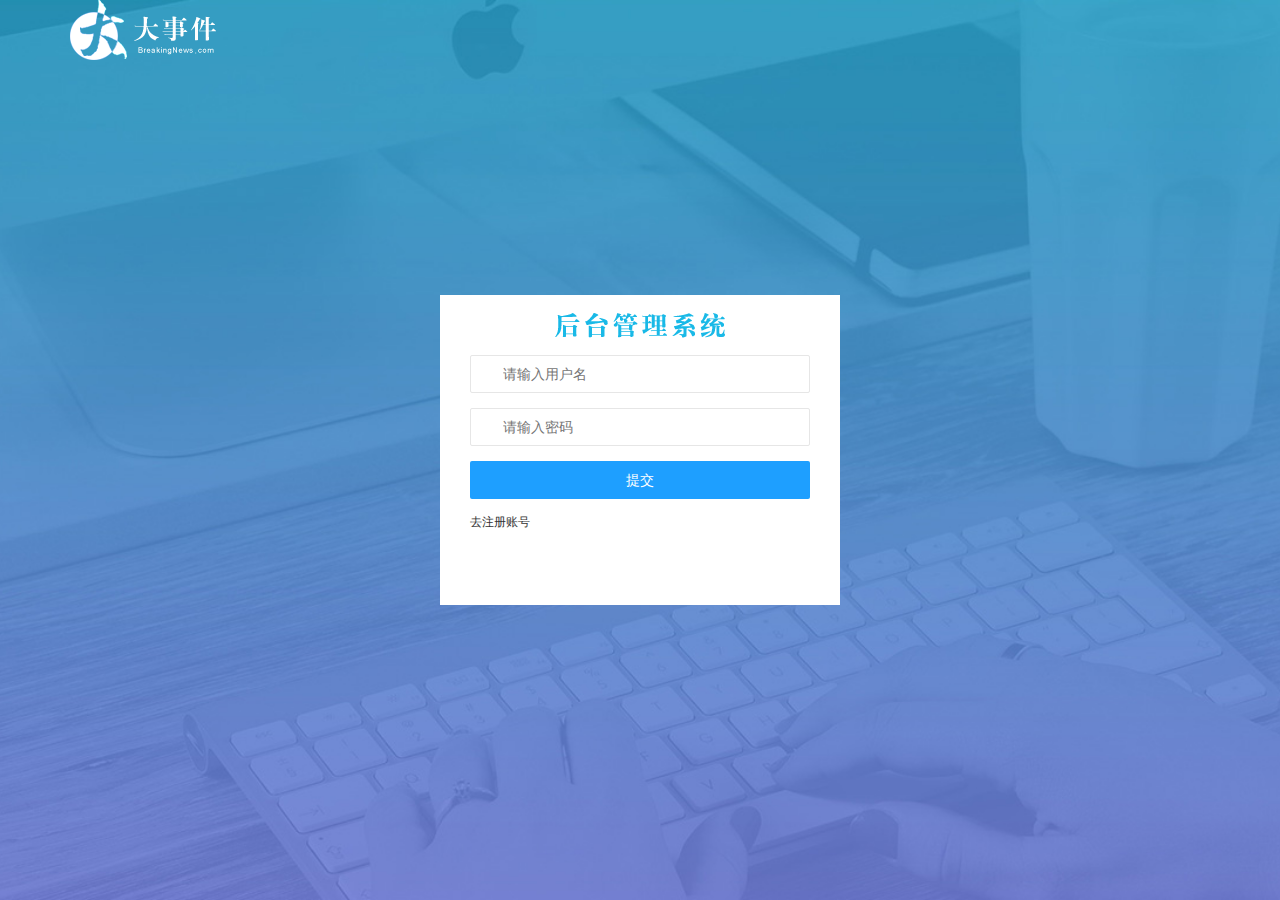
<file: login.html>
<!DOCTYPE html>
<html lang="en">
<head>
  <meta charset="UTF-8">
  <meta http-equiv="X-UA-Compatible" content="IE=edge">
  <meta name="viewport" content="width=device-width, initial-scale=1.0">
  <title>Document</title>
  <!-- layui-css -->
  <link rel="stylesheet" href="/assets/lib/layui/css/layui.css">
  <!-- 自己的css -->
  <link rel="stylesheet" href="/assets/css/login.css">
</head>
<body>

   <!-- 头部的 Logo 区域 -->
   <div class="layui-main">
    <img src="/assets/images/logo.png" alt="" />
  </div>

  <!-- 登录注册区域 -->
<div class="loginAndRegBox">
  <div class="title-box"></div>
  <!-- 登录的div -->
  <div class="login-box">
    <form class="layui-form" action=""id='form_login'>
      <div class="layui-form-item">
      
          <input type="text" name="username" required  lay-verify="required|username" placeholder="请输入用户名" autocomplete="off" class="layui-input">
        </div>
        <div class="layui-form-item">
          <input type="password" name="password" required  lay-verify="required|pwd" placeholder="请输入密码" autocomplete="off" class="layui-input">
        </div>

        <div class="layui-form-item">
          <button class="layui-btn  layui-btn-fluid layui-btn-normal" lay-submit >提交</button>
          </div>
          <div class="layui-form-item  links">
            <a href="javascript:;"id="link_reg">去注册账号</a>
          </div>
     
      </form>
  </div>

  <!-- 注册的div -->
  <div class="reg-box">
    <form class="layui-form" action=""id='form_reg' >
      <div class="layui-form-item">
      
          <input type="text" name="username" required  lay-verify="required" placeholder="请输入用户名" autocomplete="off" class="layui-input">
        </div>
        <div class="layui-form-item">
          <input type="password" name="password" required  lay-verify="required|pwd" placeholder="请输入密码" autocomplete="off" class="layui-input">
        </div>
        <div class="layui-form-item">
          <input type="password" name="repassword" required  lay-verify="required|repwd" placeholder="请再次输入密码" autocomplete="off" class="layui-input">
        </div>

        <div class="layui-form-item">
          <button class="layui-btn  layui-btn-fluid layui-btn-normal" lay-submit >注册</button>
          </div>
          <div class="layui-form-item  links">
            <a href="javascript:;"id="link_login">登录</a>
          </div>
     
      </form>
  </div>
</div>
  <script src="/assets/lib/layui/layui.all.js"></script>
  <script src="/assets/lib/jquery.js"></script>
  <script src="/assets/js/baseAPI.js"></script>
  <script src="/assets/js/login.js"></script>
</body>
</html>
</file>
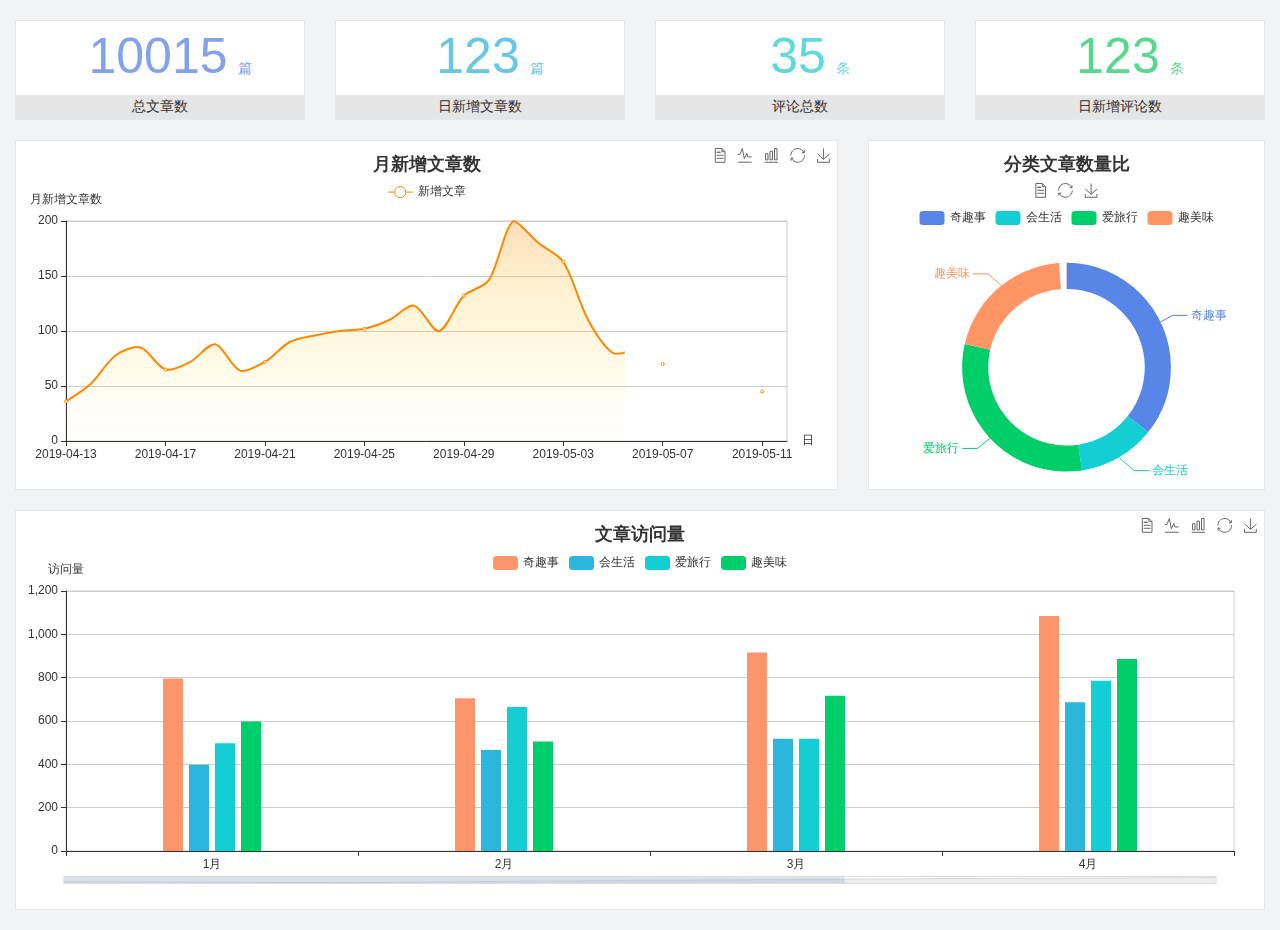
<file: home/dashboard.html>
<!DOCTYPE html>
<html lang="en">

<head>
  <meta charset="UTF-8">
  <meta name="viewport" content="width=device-width, initial-scale=1.0">
  <meta http-equiv="X-UA-Compatible" content="ie=edge">
  <title>图表统计</title>
  <link rel="stylesheet" href="../../assets/lib/bootstrap.css" />
  <link rel="stylesheet" href="../../assets/lib/main.css" />
  <script src="../../assets/lib/jquery.js"></script>
  <script type="text/javascript" src="../../assets/lib/echarts.min.js"></script>
</head>

<body>
  <div class="container-fluid">
    <div class="row spannel_list">
      <div class="col-sm-3 col-xs-6">
        <div class="spannel">
          <em>10015</em><span>篇</span>
          <b>总文章数</b>
        </div>
      </div>
      <div class="col-sm-3 col-xs-6">
        <div class="spannel scolor01">
          <em>123</em><span>篇</span>
          <b>日新增文章数</b>
        </div>
      </div>
      <div class="col-sm-3 col-xs-6">
        <div class="spannel scolor02">
          <em>35</em><span>条</span>
          <b>评论总数</b>
        </div>
      </div>
      <div class="col-sm-3 col-xs-6">
        <div class="spannel scolor03">
          <em>123</em><span>条</span>
          <b>日新增评论数</b>
        </div>
      </div>
    </div>
  </div>

  <div class="container-fluid">
    <div class="row curve-pie">
      <div class="col-lg-8 col-md-8">
        <div class="gragh_pannel" id="curve_show"></div>
      </div>
      <div class="col-lg-4 col-md-4">
        <div class="gragh_pannel" id="pie_show"></div>
      </div>
    </div>
  </div>

  <div class="container-fluid">
    <div class="column_pannel" id="column_show"></div>
  </div>

  <script>
    var oChart = echarts.init(document.getElementById('curve_show'));
    var aList_all = [
      { 'count': 36, 'date': '2019-04-13' },
      { 'count': 52, 'date': '2019-04-14' },
      { 'count': 78, 'date': '2019-04-15' },
      { 'count': 85, 'date': '2019-04-16' },
      { 'count': 65, 'date': '2019-04-17' },
      { 'count': 72, 'date': '2019-04-18' },
      { 'count': 88, 'date': '2019-04-19' },
      { 'count': 64, 'date': '2019-04-20' },
      { 'count': 72, 'date': '2019-04-21' },
      { 'count': 90, 'date': '2019-04-22' },
      { 'count': 96, 'date': '2019-04-23' },
      { 'count': 100, 'date': '2019-04-24' },
      { 'count': 102, 'date': '2019-04-25' },
      { 'count': 110, 'date': '2019-04-26' },
      { 'count': 123, 'date': '2019-04-27' },
      { 'count': 100, 'date': '2019-04-28' },
      { 'count': 132, 'date': '2019-04-29' },
      { 'count': 146, 'date': '2019-04-30' },
      { 'count': 200, 'date': '2019-05-01' },
      { 'count': 180, 'date': '2019-05-02' },
      { 'count': 163, 'date': '2019-05-03' },
      { 'count': 110, 'date': '2019-05-04' },
      { 'count': 80, 'date': '2019-05-05' },
      { 'count': 82, 'date': '2019-05-06' },
      { 'count': 70, 'date': '2019-05-07' },
      { 'count': 65, 'date': '2019-05-08' },
      { 'count': 54, 'date': '2019-05-09' },
      { 'count': 40, 'date': '2019-05-10' },
      { 'count': 45, 'date': '2019-05-11' },
      { 'count': 38, 'date': '2019-05-12' },
    ];

    let aCount = [];
    let aDate = [];

    for (var i = 0; i < aList_all.length; i++) {
      aCount.push(aList_all[i].count);
      aDate.push(aList_all[i].date);
    }

    var chartopt = {
      title: {
        text: '月新增文章数',
        left: 'center',
        top: '10'
      },
      tooltip: {
        trigger: 'axis'
      },
      legend: {
        data: ['新增文章'],
        top: '40'
      },
      toolbox: {
        show: true,
        feature: {
          mark: { show: true },
          dataView: { show: true, readOnly: false },
          magicType: { show: true, type: ['line', 'bar'] },
          restore: { show: true },
          saveAsImage: { show: true }
        }
      },
      calculable: true,
      xAxis: [
        {
          name: '日',
          type: 'category',
          boundaryGap: false,
          data: aDate
        }
      ],
      yAxis: [
        {
          name: '月新增文章数',
          type: 'value'
        }
      ],
      series: [
        {
          name: '新增文章',
          type: 'line',
          smooth: true,
          itemStyle: { normal: { areaStyle: { type: 'default' }, color: '#f80' }, lineStyle: { color: '#f80' } },
          data: aCount
        }],
      areaStyle: {
        normal: {
          color: new echarts.graphic.LinearGradient(0, 0, 0, 1, [{
            offset: 0,
            color: 'rgba(255,136,0,0.39)'
          }, {
            offset: .34,
            color: 'rgba(255,180,0,0.25)'
          }, {
            offset: 1,
            color: 'rgba(255,222,0,0.00)'
          }])

        }
      },
      grid: {
        show: true,
        x: 50,
        x2: 50,
        y: 80,
        height: 220
      }
    };

    oChart.setOption(chartopt);


    var oPie = echarts.init(document.getElementById('pie_show'));
    var oPieopt =
    {
      title: {
        top: 10,
        text: '分类文章数量比',
        x: 'center'
      },
      tooltip: {
        trigger: 'item',
        formatter: "{a} <br/>{b} : {c} ({d}%)"
      },
      color: ['#5885e8', '#13cfd5', '#00ce68', '#ff9565'],
      legend: {
        x: 'center',
        top: 65,
        data: ['奇趣事', '会生活', '爱旅行', '趣美味']
      },
      toolbox: {
        show: true,
        x: 'center',
        top: 35,
        feature: {
          mark: { show: true },
          dataView: { show: true, readOnly: false },
          magicType: {
            show: true,
            type: ['pie', 'funnel'],
            option: {
              funnel: {
                x: '25%',
                width: '50%',
                funnelAlign: 'left',
                max: 1548
              }
            }
          },
          restore: { show: true },
          saveAsImage: { show: true }
        }
      },
      calculable: true,
      series: [
        {
          name: '访问来源',
          type: 'pie',
          radius: ['45%', '60%'],
          center: ['50%', '65%'],
          data: [
            { value: 300, name: '奇趣事' },
            { value: 100, name: '会生活' },
            { value: 260, name: '爱旅行' },
            { value: 180, name: '趣美味' }
          ]
        }
      ]
    };
    oPie.setOption(oPieopt);



    var oColumn = this.echarts.init(document.getElementById('column_show'));
    var oColumnopt =
    {
      title: {
        text: '文章访问量',
        left: 'center',
        top: '10'
      },
      tooltip: {
        trigger: 'axis'
      },
      legend: {
        data: ['奇趣事', '会生活', '爱旅行', '趣美味'],
        top: '40'
      },
      toolbox: {
        show: true,
        feature: {
          mark: { show: true },
          dataView: { show: true, readOnly: false },
          magicType: { show: true, type: ['line', 'bar'] },
          restore: { show: true },
          saveAsImage: { show: true }
        }
      },
      calculable: true,
      xAxis: [
        {
          type: 'category',
          data: ['1月', '2月', '3月', '4月', '5月']
        }
      ],
      yAxis: [
        {
          name: '访问量',
          type: 'value'
        }
      ],
      series: [
        {
          name: '奇趣事',
          type: 'bar',
          barWidth: 20,
          itemStyle: {
            normal: { areaStyle: { type: 'default' }, color: '#fd956a' }
          },
          data: [800, 708, 920, 1090, 1200]
        },
        {
          name: '会生活',
          type: 'bar',
          barWidth: 20,
          itemStyle: {
            normal: { areaStyle: { type: 'default' }, color: '#2bb6db' }
          },
          data: [400, 468, 520, 690, 800]
        },
        {
          name: '爱旅行',
          type: 'bar',
          barWidth: 20,
          itemStyle: {
            normal: { areaStyle: { type: 'default' }, color: '#13cfd5' }
          },
          data: [500, 668, 520, 790, 900]
        },
        {
          name: '趣美味',
          type: 'bar',
          barWidth: 20,
          itemStyle: {
            normal: { areaStyle: { type: 'default' }, color: '#00ce68' }
          },
          data: [600, 508, 720, 890, 1000]
        }
      ],
      grid: {
        show: true,
        x: 50,
        x2: 30,
        y: 80,
        height: 260
      },
      dataZoom: [//给x轴设置滚动条
        {
          start: 0,//默认为0
          end: 100 - 1000 / 31,//默认为100
          type: 'slider',
          show: true,
          xAxisIndex: [0],
          handleSize: 0,//滑动条的 左右2个滑动条的大小
          height: 8,//组件高度
          left: 45, //左边的距离
          right: 50,//右边的距离
          bottom: 26,//右边的距离
          handleColor: '#ddd',//h滑动图标的颜色
          handleStyle: {
            borderColor: "#cacaca",
            borderWidth: "1",
            shadowBlur: 2,
            background: "#ddd",
            shadowColor: "#ddd",
          }
        }]
    };
    oColumn.setOption(oColumnopt);
  </script>
</body>

</html>
</file>
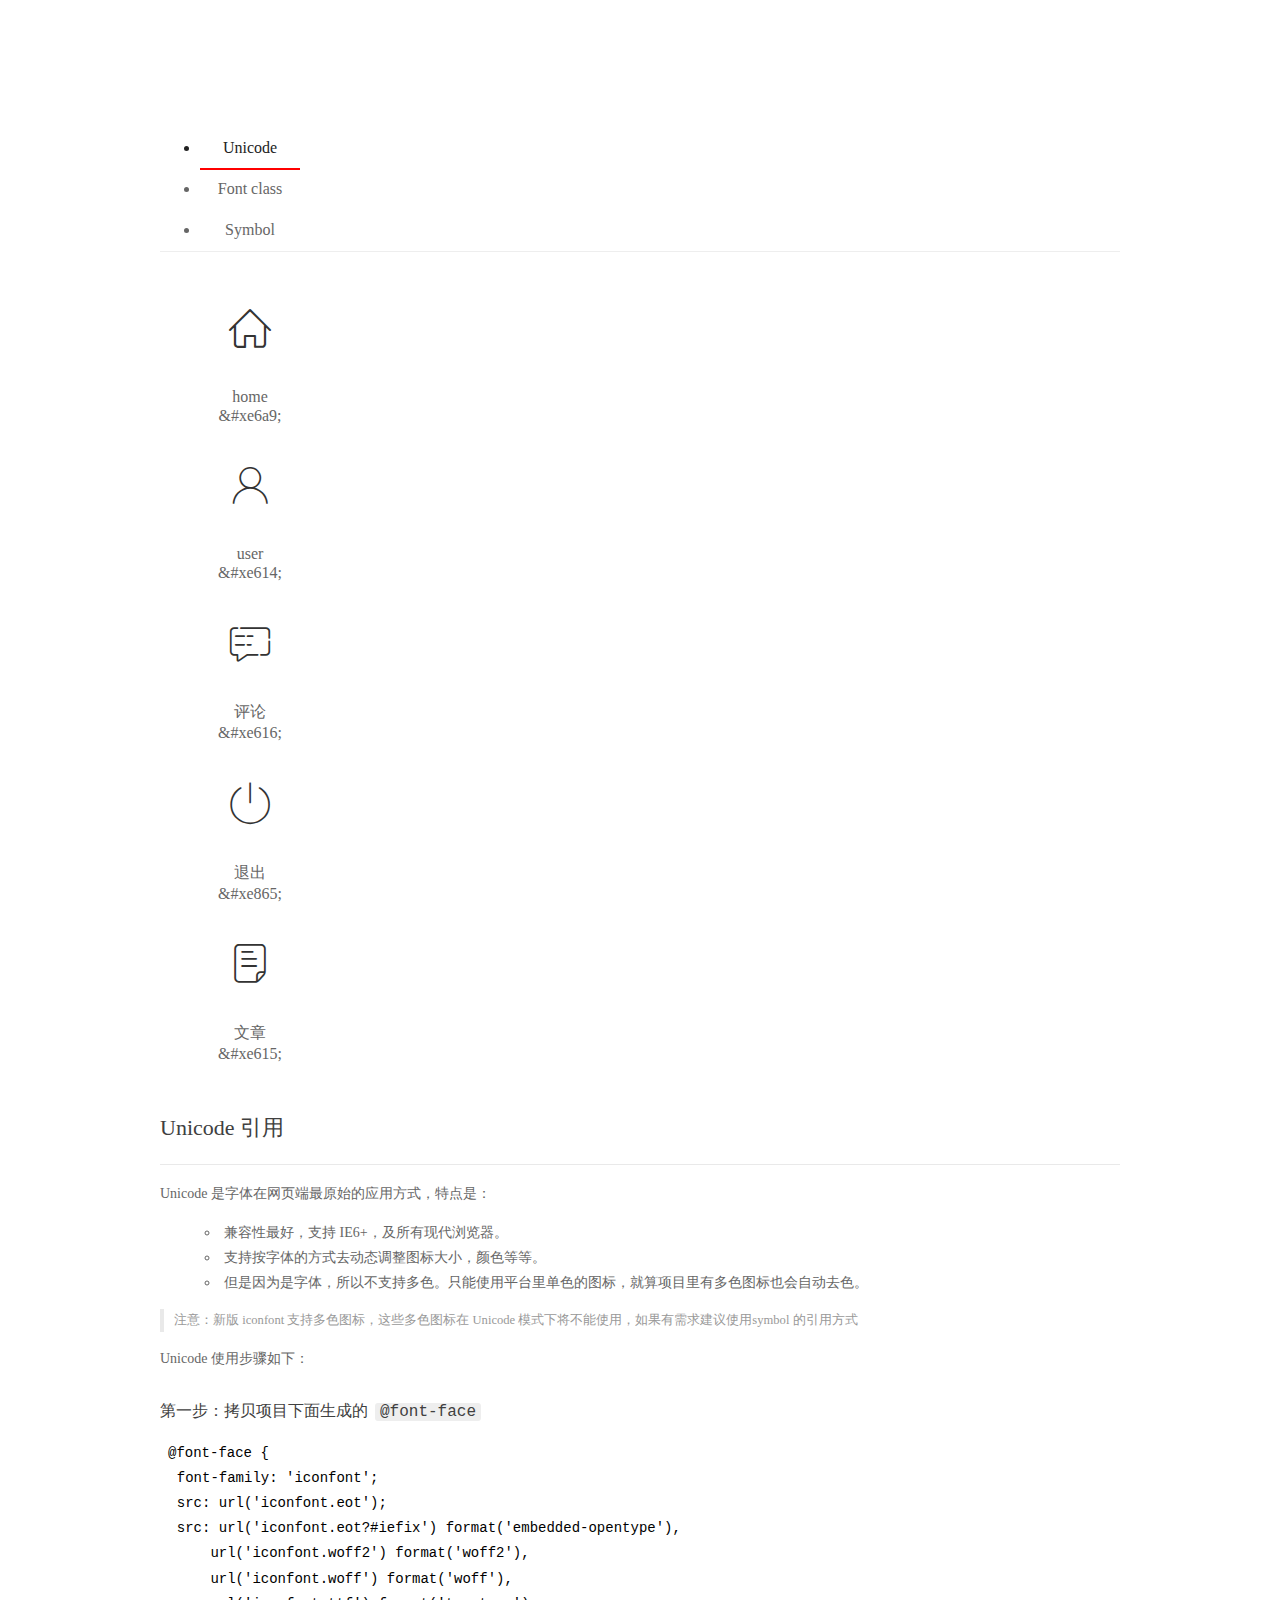
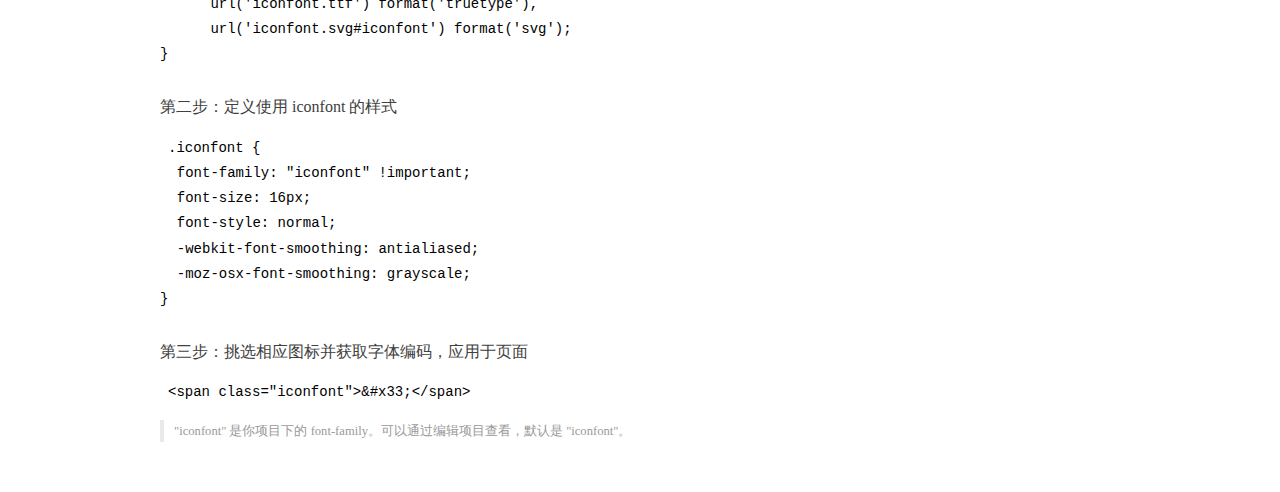
<file: assets/fonts/demo_index.html>
<!DOCTYPE html>
<html>
<head>
  <meta charset="utf-8"/>
  <title>IconFont Demo</title>
  <link rel="shortcut icon" href="https://gtms04.alicdn.com/tps/i4/TB1_oz6GVXXXXaFXpXXJDFnIXXX-64-64.ico" type="image/x-icon"/>
  <link rel="stylesheet" href="https://g.alicdn.com/thx/cube/1.3.2/cube.min.css">
  <link rel="stylesheet" href="demo.css">
  <link rel="stylesheet" href="iconfont.css">
  <script src="iconfont.js"></script>
  <!-- jQuery -->
  <script src="https://a1.alicdn.com/oss/uploads/2018/12/26/7bfddb60-08e8-11e9-9b04-53e73bb6408b.js"></script>
  <!-- 代码高亮 -->
  <script src="https://a1.alicdn.com/oss/uploads/2018/12/26/a3f714d0-08e6-11e9-8a15-ebf944d7534c.js"></script>
</head>
<body>
  <div class="main">
    <h1 class="logo"><a href="https://www.iconfont.cn/" title="iconfont 首页" target="_blank">&#xe86b;</a></h1>
    <div class="nav-tabs">
      <ul id="tabs" class="dib-box">
        <li class="dib active"><span>Unicode</span></li>
        <li class="dib"><span>Font class</span></li>
        <li class="dib"><span>Symbol</span></li>
      </ul>
      
    </div>
    <div class="tab-container">
      <div class="content unicode" style="display: block;">
          <ul class="icon_lists dib-box">
          
            <li class="dib">
              <span class="icon iconfont">&#xe6a9;</span>
                <div class="name">home</div>
                <div class="code-name">&amp;#xe6a9;</div>
              </li>
          
            <li class="dib">
              <span class="icon iconfont">&#xe614;</span>
                <div class="name">user</div>
                <div class="code-name">&amp;#xe614;</div>
              </li>
          
            <li class="dib">
              <span class="icon iconfont">&#xe616;</span>
                <div class="name">评论</div>
                <div class="code-name">&amp;#xe616;</div>
              </li>
          
            <li class="dib">
              <span class="icon iconfont">&#xe865;</span>
                <div class="name">退出</div>
                <div class="code-name">&amp;#xe865;</div>
              </li>
          
            <li class="dib">
              <span class="icon iconfont">&#xe615;</span>
                <div class="name">文章</div>
                <div class="code-name">&amp;#xe615;</div>
              </li>
          
          </ul>
          <div class="article markdown">
          <h2 id="unicode-">Unicode 引用</h2>
          <hr>

          <p>Unicode 是字体在网页端最原始的应用方式，特点是：</p>
          <ul>
            <li>兼容性最好，支持 IE6+，及所有现代浏览器。</li>
            <li>支持按字体的方式去动态调整图标大小，颜色等等。</li>
            <li>但是因为是字体，所以不支持多色。只能使用平台里单色的图标，就算项目里有多色图标也会自动去色。</li>
          </ul>
          <blockquote>
            <p>注意：新版 iconfont 支持多色图标，这些多色图标在 Unicode 模式下将不能使用，如果有需求建议使用symbol 的引用方式</p>
          </blockquote>
          <p>Unicode 使用步骤如下：</p>
          <h3 id="-font-face">第一步：拷贝项目下面生成的 <code>@font-face</code></h3>
<pre><code class="language-css"
>@font-face {
  font-family: 'iconfont';
  src: url('iconfont.eot');
  src: url('iconfont.eot?#iefix') format('embedded-opentype'),
      url('iconfont.woff2') format('woff2'),
      url('iconfont.woff') format('woff'),
      url('iconfont.ttf') format('truetype'),
      url('iconfont.svg#iconfont') format('svg');
}
</code></pre>
          <h3 id="-iconfont-">第二步：定义使用 iconfont 的样式</h3>
<pre><code class="language-css"
>.iconfont {
  font-family: "iconfont" !important;
  font-size: 16px;
  font-style: normal;
  -webkit-font-smoothing: antialiased;
  -moz-osx-font-smoothing: grayscale;
}
</code></pre>
          <h3 id="-">第三步：挑选相应图标并获取字体编码，应用于页面</h3>
<pre>
<code class="language-html"
>&lt;span class="iconfont"&gt;&amp;#x33;&lt;/span&gt;
</code></pre>
          <blockquote>
            <p>"iconfont" 是你项目下的 font-family。可以通过编辑项目查看，默认是 "iconfont"。</p>
          </blockquote>
          </div>
      </div>
      <div class="content font-class">
        <ul class="icon_lists dib-box">
          
          <li class="dib">
            <span class="icon iconfont icon-home"></span>
            <div class="name">
              home
            </div>
            <div class="code-name">.icon-home
            </div>
          </li>
          
          <li class="dib">
            <span class="icon iconfont icon-user"></span>
            <div class="name">
              user
            </div>
            <div class="code-name">.icon-user
            </div>
          </li>
          
          <li class="dib">
            <span class="icon iconfont icon-pinglun"></span>
            <div class="name">
              评论
            </div>
            <div class="code-name">.icon-pinglun
            </div>
          </li>
          
          <li class="dib">
            <span class="icon iconfont icon-tuichu"></span>
            <div class="name">
              退出
            </div>
            <div class="code-name">.icon-tuichu
            </div>
          </li>
          
          <li class="dib">
            <span class="icon iconfont icon-16"></span>
            <div class="name">
              文章
            </div>
            <div class="code-name">.icon-16
            </div>
          </li>
          
        </ul>
        <div class="article markdown">
        <h2 id="font-class-">font-class 引用</h2>
        <hr>

        <p>font-class 是 Unicode 使用方式的一种变种，主要是解决 Unicode 书写不直观，语意不明确的问题。</p>
        <p>与 Unicode 使用方式相比，具有如下特点：</p>
        <ul>
          <li>兼容性良好，支持 IE8+，及所有现代浏览器。</li>
          <li>相比于 Unicode 语意明确，书写更直观。可以很容易分辨这个 icon 是什么。</li>
          <li>因为使用 class 来定义图标，所以当要替换图标时，只需要修改 class 里面的 Unicode 引用。</li>
          <li>不过因为本质上还是使用的字体，所以多色图标还是不支持的。</li>
        </ul>
        <p>使用步骤如下：</p>
        <h3 id="-fontclass-">第一步：引入项目下面生成的 fontclass 代码：</h3>
<pre><code class="language-html">&lt;link rel="stylesheet" href="./iconfont.css"&gt;
</code></pre>
        <h3 id="-">第二步：挑选相应图标并获取类名，应用于页面：</h3>
<pre><code class="language-html">&lt;span class="iconfont icon-xxx"&gt;&lt;/span&gt;
</code></pre>
        <blockquote>
          <p>"
            iconfont" 是你项目下的 font-family。可以通过编辑项目查看，默认是 "iconfont"。</p>
        </blockquote>
      </div>
      </div>
      <div class="content symbol">
          <ul class="icon_lists dib-box">
          
            <li class="dib">
                <svg class="icon svg-icon" aria-hidden="true">
                  <use xlink:href="#icon-home"></use>
                </svg>
                <div class="name">home</div>
                <div class="code-name">#icon-home</div>
            </li>
          
            <li class="dib">
                <svg class="icon svg-icon" aria-hidden="true">
                  <use xlink:href="#icon-user"></use>
                </svg>
                <div class="name">user</div>
                <div class="code-name">#icon-user</div>
            </li>
          
            <li class="dib">
                <svg class="icon svg-icon" aria-hidden="true">
                  <use xlink:href="#icon-pinglun"></use>
                </svg>
                <div class="name">评论</div>
                <div class="code-name">#icon-pinglun</div>
            </li>
          
            <li class="dib">
                <svg class="icon svg-icon" aria-hidden="true">
                  <use xlink:href="#icon-tuichu"></use>
                </svg>
                <div class="name">退出</div>
                <div class="code-name">#icon-tuichu</div>
            </li>
          
            <li class="dib">
                <svg class="icon svg-icon" aria-hidden="true">
                  <use xlink:href="#icon-16"></use>
                </svg>
                <div class="name">文章</div>
                <div class="code-name">#icon-16</div>
            </li>
          
          </ul>
          <div class="article markdown">
          <h2 id="symbol-">Symbol 引用</h2>
          <hr>

          <p>这是一种全新的使用方式，应该说这才是未来的主流，也是平台目前推荐的用法。相关介绍可以参考这篇<a href="">文章</a>
            这种用法其实是做了一个 SVG 的集合，与另外两种相比具有如下特点：</p>
          <ul>
            <li>支持多色图标了，不再受单色限制。</li>
            <li>通过一些技巧，支持像字体那样，通过 <code>font-size</code>, <code>color</code> 来调整样式。</li>
            <li>兼容性较差，支持 IE9+，及现代浏览器。</li>
            <li>浏览器渲染 SVG 的性能一般，还不如 png。</li>
          </ul>
          <p>使用步骤如下：</p>
          <h3 id="-symbol-">第一步：引入项目下面生成的 symbol 代码：</h3>
<pre><code class="language-html">&lt;script src="./iconfont.js"&gt;&lt;/script&gt;
</code></pre>
          <h3 id="-css-">第二步：加入通用 CSS 代码（引入一次就行）：</h3>
<pre><code class="language-html">&lt;style&gt;
.icon {
  width: 1em;
  height: 1em;
  vertical-align: -0.15em;
  fill: currentColor;
  overflow: hidden;
}
&lt;/style&gt;
</code></pre>
          <h3 id="-">第三步：挑选相应图标并获取类名，应用于页面：</h3>
<pre><code class="language-html">&lt;svg class="icon" aria-hidden="true"&gt;
  &lt;use xlink:href="#icon-xxx"&gt;&lt;/use&gt;
&lt;/svg&gt;
</code></pre>
          </div>
      </div>

    </div>
  </div>
  <script>
  $(document).ready(function () {
      $('.tab-container .content:first').show()

      $('#tabs li').click(function (e) {
        var tabContent = $('.tab-container .content')
        var index = $(this).index()

        if ($(this).hasClass('active')) {
          return
        } else {
          $('#tabs li').removeClass('active')
          $(this).addClass('active')

          tabContent.hide().eq(index).fadeIn()
        }
      })
    })
  </script>
</body>
</html>
</file>
<file: assets/lib/layui/css/layui.css>
/** layui-v2.5.5 MIT License By https://www.layui.com */
 .layui-inline,img{display:inline-block;vertical-align:middle}h1,h2,h3,h4,h5,h6{font-weight:400}.layui-edge,.layui-header,.layui-inline,.layui-main{position:relative}.layui-body,.layui-edge,.layui-elip{overflow:hidden}.layui-btn,.layui-edge,.layui-inline,img{vertical-align:middle}.layui-btn,.layui-disabled,.layui-icon,.layui-unselect{-moz-user-select:none;-webkit-user-select:none;-ms-user-select:none}.layui-elip,.layui-form-checkbox span,.layui-form-pane .layui-form-label{text-overflow:ellipsis;white-space:nowrap}.layui-breadcrumb,.layui-tree-btnGroup{visibility:hidden}blockquote,body,button,dd,div,dl,dt,form,h1,h2,h3,h4,h5,h6,input,li,ol,p,pre,td,textarea,th,ul{margin:0;padding:0;-webkit-tap-highlight-color:rgba(0,0,0,0)}a:active,a:hover{outline:0}img{border:none}li{list-style:none}table{border-collapse:collapse;border-spacing:0}h4,h5,h6{font-size:100%}button,input,optgroup,option,select,textarea{font-family:inherit;font-size:inherit;font-style:inherit;font-weight:inherit;outline:0}pre{white-space:pre-wrap;white-space:-moz-pre-wrap;white-space:-pre-wrap;white-space:-o-pre-wrap;word-wrap:break-word}body{line-height:24px;font:14px Helvetica Neue,Helvetica,PingFang SC,Tahoma,Arial,sans-serif}hr{height:1px;margin:10px 0;border:0;clear:both}a{color:#333;text-decoration:none}a:hover{color:#777}a cite{font-style:normal;*cursor:pointer}.layui-border-box,.layui-border-box *{box-sizing:border-box}.layui-box,.layui-box *{box-sizing:content-box}.layui-clear{clear:both;*zoom:1}.layui-clear:after{content:'\20';clear:both;*zoom:1;display:block;height:0}.layui-inline{*display:inline;*zoom:1}.layui-edge{display:inline-block;width:0;height:0;border-width:6px;border-style:dashed;border-color:transparent}.layui-edge-top{top:-4px;border-bottom-color:#999;border-bottom-style:solid}.layui-edge-right{border-left-color:#999;border-left-style:solid}.layui-edge-bottom{top:2px;border-top-color:#999;border-top-style:solid}.layui-edge-left{border-right-color:#999;border-right-style:solid}.layui-disabled,.layui-disabled:hover{color:#d2d2d2!important;cursor:not-allowed!important}.layui-circle{border-radius:100%}.layui-show{display:block!important}.layui-hide{display:none!important}@font-face{font-family:layui-icon;src:url(../font/iconfont.eot?v=250);src:url(../font/iconfont.eot?v=250#iefix) format('embedded-opentype'),url(../font/iconfont.woff2?v=250) format('woff2'),url(../font/iconfont.woff?v=250) format('woff'),url(../font/iconfont.ttf?v=250) format('truetype'),url(../font/iconfont.svg?v=250#layui-icon) format('svg')}.layui-icon{font-family:layui-icon!important;font-size:16px;font-style:normal;-webkit-font-smoothing:antialiased;-moz-osx-font-smoothing:grayscale}.layui-icon-reply-fill:before{content:"\e611"}.layui-icon-set-fill:before{content:"\e614"}.layui-icon-menu-fill:before{content:"\e60f"}.layui-icon-search:before{content:"\e615"}.layui-icon-share:before{content:"\e641"}.layui-icon-set-sm:before{content:"\e620"}.layui-icon-engine:before{content:"\e628"}.layui-icon-close:before{content:"\1006"}.layui-icon-close-fill:before{content:"\1007"}.layui-icon-chart-screen:before{content:"\e629"}.layui-icon-star:before{content:"\e600"}.layui-icon-circle-dot:before{content:"\e617"}.layui-icon-chat:before{content:"\e606"}.layui-icon-release:before{content:"\e609"}.layui-icon-list:before{content:"\e60a"}.layui-icon-chart:before{content:"\e62c"}.layui-icon-ok-circle:before{content:"\1005"}.layui-icon-layim-theme:before{content:"\e61b"}.layui-icon-table:before{content:"\e62d"}.layui-icon-right:before{content:"\e602"}.layui-icon-left:before{content:"\e603"}.layui-icon-cart-simple:before{content:"\e698"}.layui-icon-face-cry:before{content:"\e69c"}.layui-icon-face-smile:before{content:"\e6af"}.layui-icon-survey:before{content:"\e6b2"}.layui-icon-tree:before{content:"\e62e"}.layui-icon-upload-circle:before{content:"\e62f"}.layui-icon-add-circle:before{content:"\e61f"}.layui-icon-download-circle:before{content:"\e601"}.layui-icon-templeate-1:before{content:"\e630"}.layui-icon-util:before{content:"\e631"}.layui-icon-face-surprised:before{content:"\e664"}.layui-icon-edit:before{content:"\e642"}.layui-icon-speaker:before{content:"\e645"}.layui-icon-down:before{content:"\e61a"}.layui-icon-file:before{content:"\e621"}.layui-icon-layouts:before{content:"\e632"}.layui-icon-rate-half:before{content:"\e6c9"}.layui-icon-add-circle-fine:before{content:"\e608"}.layui-icon-prev-circle:before{content:"\e633"}.layui-icon-read:before{content:"\e705"}.layui-icon-404:before{content:"\e61c"}.layui-icon-carousel:before{content:"\e634"}.layui-icon-help:before{content:"\e607"}.layui-icon-code-circle:before{content:"\e635"}.layui-icon-water:before{content:"\e636"}.layui-icon-username:before{content:"\e66f"}.layui-icon-find-fill:before{content:"\e670"}.layui-icon-about:before{content:"\e60b"}.layui-icon-location:before{content:"\e715"}.layui-icon-up:before{content:"\e619"}.layui-icon-pause:before{content:"\e651"}.layui-icon-date:before{content:"\e637"}.layui-icon-layim-uploadfile:before{content:"\e61d"}.layui-icon-delete:before{content:"\e640"}.layui-icon-play:before{content:"\e652"}.layui-icon-top:before{content:"\e604"}.layui-icon-friends:before{content:"\e612"}.layui-icon-refresh-3:before{content:"\e9aa"}.layui-icon-ok:before{content:"\e605"}.layui-icon-layer:before{content:"\e638"}.layui-icon-face-smile-fine:before{content:"\e60c"}.layui-icon-dollar:before{content:"\e659"}.layui-icon-group:before{content:"\e613"}.layui-icon-layim-download:before{content:"\e61e"}.layui-icon-picture-fine:before{content:"\e60d"}.layui-icon-link:before{content:"\e64c"}.layui-icon-diamond:before{content:"\e735"}.layui-icon-log:before{content:"\e60e"}.layui-icon-rate-solid:before{content:"\e67a"}.layui-icon-fonts-del:before{content:"\e64f"}.layui-icon-unlink:before{content:"\e64d"}.layui-icon-fonts-clear:before{content:"\e639"}.layui-icon-triangle-r:before{content:"\e623"}.layui-icon-circle:before{content:"\e63f"}.layui-icon-radio:before{content:"\e643"}.layui-icon-align-center:before{content:"\e647"}.layui-icon-align-right:before{content:"\e648"}.layui-icon-align-left:before{content:"\e649"}.layui-icon-loading-1:before{content:"\e63e"}.layui-icon-return:before{content:"\e65c"}.layui-icon-fonts-strong:before{content:"\e62b"}.layui-icon-upload:before{content:"\e67c"}.layui-icon-dialogue:before{content:"\e63a"}.layui-icon-video:before{content:"\e6ed"}.layui-icon-headset:before{content:"\e6fc"}.layui-icon-cellphone-fine:before{content:"\e63b"}.layui-icon-add-1:before{content:"\e654"}.layui-icon-face-smile-b:before{content:"\e650"}.layui-icon-fonts-html:before{content:"\e64b"}.layui-icon-form:before{content:"\e63c"}.layui-icon-cart:before{content:"\e657"}.layui-icon-camera-fill:before{content:"\e65d"}.layui-icon-tabs:before{content:"\e62a"}.layui-icon-fonts-code:before{content:"\e64e"}.layui-icon-fire:before{content:"\e756"}.layui-icon-set:before{content:"\e716"}.layui-icon-fonts-u:before{content:"\e646"}.layui-icon-triangle-d:before{content:"\e625"}.layui-icon-tips:before{content:"\e702"}.layui-icon-picture:before{content:"\e64a"}.layui-icon-more-vertical:before{content:"\e671"}.layui-icon-flag:before{content:"\e66c"}.layui-icon-loading:before{content:"\e63d"}.layui-icon-fonts-i:before{content:"\e644"}.layui-icon-refresh-1:before{content:"\e666"}.layui-icon-rmb:before{content:"\e65e"}.layui-icon-home:before{content:"\e68e"}.layui-icon-user:before{content:"\e770"}.layui-icon-notice:before{content:"\e667"}.layui-icon-login-weibo:before{content:"\e675"}.layui-icon-voice:before{content:"\e688"}.layui-icon-upload-drag:before{content:"\e681"}.layui-icon-login-qq:before{content:"\e676"}.layui-icon-snowflake:before{content:"\e6b1"}.layui-icon-file-b:before{content:"\e655"}.layui-icon-template:before{content:"\e663"}.layui-icon-auz:before{content:"\e672"}.layui-icon-console:before{content:"\e665"}.layui-icon-app:before{content:"\e653"}.layui-icon-prev:before{content:"\e65a"}.layui-icon-website:before{content:"\e7ae"}.layui-icon-next:before{content:"\e65b"}.layui-icon-component:before{content:"\e857"}.layui-icon-more:before{content:"\e65f"}.layui-icon-login-wechat:before{content:"\e677"}.layui-icon-shrink-right:before{content:"\e668"}.layui-icon-spread-left:before{content:"\e66b"}.layui-icon-camera:before{content:"\e660"}.layui-icon-note:before{content:"\e66e"}.layui-icon-refresh:before{content:"\e669"}.layui-icon-female:before{content:"\e661"}.layui-icon-male:before{content:"\e662"}.layui-icon-password:before{content:"\e673"}.layui-icon-senior:before{content:"\e674"}.layui-icon-theme:before{content:"\e66a"}.layui-icon-tread:before{content:"\e6c5"}.layui-icon-praise:before{content:"\e6c6"}.layui-icon-star-fill:before{content:"\e658"}.layui-icon-rate:before{content:"\e67b"}.layui-icon-template-1:before{content:"\e656"}.layui-icon-vercode:before{content:"\e679"}.layui-icon-cellphone:before{content:"\e678"}.layui-icon-screen-full:before{content:"\e622"}.layui-icon-screen-restore:before{content:"\e758"}.layui-icon-cols:before{content:"\e610"}.layui-icon-export:before{content:"\e67d"}.layui-icon-print:before{content:"\e66d"}.layui-icon-slider:before{content:"\e714"}.layui-icon-addition:before{content:"\e624"}.layui-icon-subtraction:before{content:"\e67e"}.layui-icon-service:before{content:"\e626"}.layui-icon-transfer:before{content:"\e691"}.layui-main{width:1140px;margin:0 auto}.layui-header{z-index:1000;height:60px}.layui-header a:hover{transition:all .5s;-webkit-transition:all .5s}.layui-side{position:fixed;left:0;top:0;bottom:0;z-index:999;width:200px;overflow-x:hidden}.layui-side-scroll{position:relative;width:220px;height:100%;overflow-x:hidden}.layui-body{position:absolute;left:200px;right:0;top:0;bottom:0;z-index:998;width:auto;overflow-y:auto;box-sizing:border-box}.layui-layout-body{overflow:hidden}.layui-layout-admin .layui-header{background-color:#23262E}.layui-layout-admin .layui-side{top:60px;width:200px;overflow-x:hidden}.layui-layout-admin .layui-body{position:fixed;top:60px;bottom:44px}.layui-layout-admin .layui-main{width:auto;margin:0 15px}.layui-layout-admin .layui-footer{position:fixed;left:200px;right:0;bottom:0;height:44px;line-height:44px;padding:0 15px;background-color:#eee}.layui-layout-admin .layui-logo{position:absolute;left:0;top:0;width:200px;height:100%;line-height:60px;text-align:center;color:#009688;font-size:16px}.layui-layout-admin .layui-header .layui-nav{background:0 0}.layui-layout-left{position:absolute!important;left:200px;top:0}.layui-layout-right{position:absolute!important;right:0;top:0}.layui-container{position:relative;margin:0 auto;padding:0 15px;box-sizing:border-box}.layui-fluid{position:relative;margin:0 auto;padding:0 15px}.layui-row:after,.layui-row:before{content:'';display:block;clear:both}.layui-col-lg1,.layui-col-lg10,.layui-col-lg11,.layui-col-lg12,.layui-col-lg2,.layui-col-lg3,.layui-col-lg4,.layui-col-lg5,.layui-col-lg6,.layui-col-lg7,.layui-col-lg8,.layui-col-lg9,.layui-col-md1,.layui-col-md10,.layui-col-md11,.layui-col-md12,.layui-col-md2,.layui-col-md3,.layui-col-md4,.layui-col-md5,.layui-col-md6,.layui-col-md7,.layui-col-md8,.layui-col-md9,.layui-col-sm1,.layui-col-sm10,.layui-col-sm11,.layui-col-sm12,.layui-col-sm2,.layui-col-sm3,.layui-col-sm4,.layui-col-sm5,.layui-col-sm6,.layui-col-sm7,.layui-col-sm8,.layui-col-sm9,.layui-col-xs1,.layui-col-xs10,.layui-col-xs11,.layui-col-xs12,.layui-col-xs2,.layui-col-xs3,.layui-col-xs4,.layui-col-xs5,.layui-col-xs6,.layui-col-xs7,.layui-col-xs8,.layui-col-xs9{position:relative;display:block;box-sizing:border-box}.layui-col-xs1,.layui-col-xs10,.layui-col-xs11,.layui-col-xs12,.layui-col-xs2,.layui-col-xs3,.layui-col-xs4,.layui-col-xs5,.layui-col-xs6,.layui-col-xs7,.layui-col-xs8,.layui-col-xs9{float:left}.layui-col-xs1{width:8.33333333%}.layui-col-xs2{width:16.66666667%}.layui-col-xs3{width:25%}.layui-col-xs4{width:33.33333333%}.layui-col-xs5{width:41.66666667%}.layui-col-xs6{width:50%}.layui-col-xs7{width:58.33333333%}.layui-col-xs8{width:66.66666667%}.layui-col-xs9{width:75%}.layui-col-xs10{width:83.33333333%}.layui-col-xs11{width:91.66666667%}.layui-col-xs12{width:100%}.layui-col-xs-offset1{margin-left:8.33333333%}.layui-col-xs-offset2{margin-left:16.66666667%}.layui-col-xs-offset3{margin-left:25%}.layui-col-xs-offset4{margin-left:33.33333333%}.layui-col-xs-offset5{margin-left:41.66666667%}.layui-col-xs-offset6{margin-left:50%}.layui-col-xs-offset7{margin-left:58.33333333%}.layui-col-xs-offset8{margin-left:66.66666667%}.layui-col-xs-offset9{margin-left:75%}.layui-col-xs-offset10{margin-left:83.33333333%}.layui-col-xs-offset11{margin-left:91.66666667%}.layui-col-xs-offset12{margin-left:100%}@media screen and (max-width:768px){.layui-hide-xs{display:none!important}.layui-show-xs-block{display:block!important}.layui-show-xs-inline{display:inline!important}.layui-show-xs-inline-block{display:inline-block!important}}@media screen and (min-width:768px){.layui-container{width:750px}.layui-hide-sm{display:none!important}.layui-show-sm-block{display:block!important}.layui-show-sm-inline{display:inline!important}.layui-show-sm-inline-block{display:inline-block!important}.layui-col-sm1,.layui-col-sm10,.layui-col-sm11,.layui-col-sm12,.layui-col-sm2,.layui-col-sm3,.layui-col-sm4,.layui-col-sm5,.layui-col-sm6,.layui-col-sm7,.layui-col-sm8,.layui-col-sm9{float:left}.layui-col-sm1{width:8.33333333%}.layui-col-sm2{width:16.66666667%}.layui-col-sm3{width:25%}.layui-col-sm4{width:33.33333333%}.layui-col-sm5{width:41.66666667%}.layui-col-sm6{width:50%}.layui-col-sm7{width:58.33333333%}.layui-col-sm8{width:66.66666667%}.layui-col-sm9{width:75%}.layui-col-sm10{width:83.33333333%}.layui-col-sm11{width:91.66666667%}.layui-col-sm12{width:100%}.layui-col-sm-offset1{margin-left:8.33333333%}.layui-col-sm-offset2{margin-left:16.66666667%}.layui-col-sm-offset3{margin-left:25%}.layui-col-sm-offset4{margin-left:33.33333333%}.layui-col-sm-offset5{margin-left:41.66666667%}.layui-col-sm-offset6{margin-left:50%}.layui-col-sm-offset7{margin-left:58.33333333%}.layui-col-sm-offset8{margin-left:66.66666667%}.layui-col-sm-offset9{margin-left:75%}.layui-col-sm-offset10{margin-left:83.33333333%}.layui-col-sm-offset11{margin-left:91.66666667%}.layui-col-sm-offset12{margin-left:100%}}@media screen and (min-width:992px){.layui-container{width:970px}.layui-hide-md{display:none!important}.layui-show-md-block{display:block!important}.layui-show-md-inline{display:inline!important}.layui-show-md-inline-block{display:inline-block!important}.layui-col-md1,.layui-col-md10,.layui-col-md11,.layui-col-md12,.layui-col-md2,.layui-col-md3,.layui-col-md4,.layui-col-md5,.layui-col-md6,.layui-col-md7,.layui-col-md8,.layui-col-md9{float:left}.layui-col-md1{width:8.33333333%}.layui-col-md2{width:16.66666667%}.layui-col-md3{width:25%}.layui-col-md4{width:33.33333333%}.layui-col-md5{width:41.66666667%}.layui-col-md6{width:50%}.layui-col-md7{width:58.33333333%}.layui-col-md8{width:66.66666667%}.layui-col-md9{width:75%}.layui-col-md10{width:83.33333333%}.layui-col-md11{width:91.66666667%}.layui-col-md12{width:100%}.layui-col-md-offset1{margin-left:8.33333333%}.layui-col-md-offset2{margin-left:16.66666667%}.layui-col-md-offset3{margin-left:25%}.layui-col-md-offset4{margin-left:33.33333333%}.layui-col-md-offset5{margin-left:41.66666667%}.layui-col-md-offset6{margin-left:50%}.layui-col-md-offset7{margin-left:58.33333333%}.layui-col-md-offset8{margin-left:66.66666667%}.layui-col-md-offset9{margin-left:75%}.layui-col-md-offset10{margin-left:83.33333333%}.layui-col-md-offset11{margin-left:91.66666667%}.layui-col-md-offset12{margin-left:100%}}@media screen and (min-width:1200px){.layui-container{width:1170px}.layui-hide-lg{display:none!important}.layui-show-lg-block{display:block!important}.layui-show-lg-inline{display:inline!important}.layui-show-lg-inline-block{display:inline-block!important}.layui-col-lg1,.layui-col-lg10,.layui-col-lg11,.layui-col-lg12,.layui-col-lg2,.layui-col-lg3,.layui-col-lg4,.layui-col-lg5,.layui-col-lg6,.layui-col-lg7,.layui-col-lg8,.layui-col-lg9{float:left}.layui-col-lg1{width:8.33333333%}.layui-col-lg2{width:16.66666667%}.layui-col-lg3{width:25%}.layui-col-lg4{width:33.33333333%}.layui-col-lg5{width:41.66666667%}.layui-col-lg6{width:50%}.layui-col-lg7{width:58.33333333%}.layui-col-lg8{width:66.66666667%}.layui-col-lg9{width:75%}.layui-col-lg10{width:83.33333333%}.layui-col-lg11{width:91.66666667%}.layui-col-lg12{width:100%}.layui-col-lg-offset1{margin-left:8.33333333%}.layui-col-lg-offset2{margin-left:16.66666667%}.layui-col-lg-offset3{margin-left:25%}.layui-col-lg-offset4{margin-left:33.33333333%}.layui-col-lg-offset5{margin-left:41.66666667%}.layui-col-lg-offset6{margin-left:50%}.layui-col-lg-offset7{margin-left:58.33333333%}.layui-col-lg-offset8{margin-left:66.66666667%}.layui-col-lg-offset9{margin-left:75%}.layui-col-lg-offset10{margin-left:83.33333333%}.layui-col-lg-offset11{margin-left:91.66666667%}.layui-col-lg-offset12{margin-left:100%}}.layui-col-space1{margin:-.5px}.layui-col-space1>*{padding:.5px}.layui-col-space3{margin:-1.5px}.layui-col-space3>*{padding:1.5px}.layui-col-space5{margin:-2.5px}.layui-col-space5>*{padding:2.5px}.layui-col-space8{margin:-3.5px}.layui-col-space8>*{padding:3.5px}.layui-col-space10{margin:-5px}.layui-col-space10>*{padding:5px}.layui-col-space12{margin:-6px}.layui-col-space12>*{padding:6px}.layui-col-space15{margin:-7.5px}.layui-col-space15>*{padding:7.5px}.layui-col-space18{margin:-9px}.layui-col-space18>*{padding:9px}.layui-col-space20{margin:-10px}.layui-col-space20>*{padding:10px}.layui-col-space22{margin:-11px}.layui-col-space22>*{padding:11px}.layui-col-space25{margin:-12.5px}.layui-col-space25>*{padding:12.5px}.layui-col-space30{margin:-15px}.layui-col-space30>*{padding:15px}.layui-btn,.layui-input,.layui-select,.layui-textarea,.layui-upload-button{outline:0;-webkit-appearance:none;transition:all .3s;-webkit-transition:all .3s;box-sizing:border-box}.layui-elem-quote{margin-bottom:10px;padding:15px;line-height:22px;border-left:5px solid #009688;border-radius:0 2px 2px 0;background-color:#f2f2f2}.layui-quote-nm{border-style:solid;border-width:1px 1px 1px 5px;background:0 0}.layui-elem-field{margin-bottom:10px;padding:0;border-width:1px;border-style:solid}.layui-elem-field legend{margin-left:20px;padding:0 10px;font-size:20px;font-weight:300}.layui-field-title{margin:10px 0 20px;border-width:1px 0 0}.layui-field-box{padding:10px 15px}.layui-field-title .layui-field-box{padding:10px 0}.layui-progress{position:relative;height:6px;border-radius:20px;background-color:#e2e2e2}.layui-progress-bar{position:absolute;left:0;top:0;width:0;max-width:100%;height:6px;border-radius:20px;text-align:right;background-color:#5FB878;transition:all .3s;-webkit-transition:all .3s}.layui-progress-big,.layui-progress-big .layui-progress-bar{height:18px;line-height:18px}.layui-progress-text{position:relative;top:-20px;line-height:18px;font-size:12px;color:#666}.layui-progress-big .layui-progress-text{position:static;padding:0 10px;color:#fff}.layui-collapse{border-width:1px;border-style:solid;border-radius:2px}.layui-colla-content,.layui-colla-item{border-top-width:1px;border-top-style:solid}.layui-colla-item:first-child{border-top:none}.layui-colla-title{position:relative;height:42px;line-height:42px;padding:0 15px 0 35px;color:#333;background-color:#f2f2f2;cursor:pointer;font-size:14px;overflow:hidden}.layui-colla-content{display:none;padding:10px 15px;line-height:22px;color:#666}.layui-colla-icon{position:absolute;left:15px;top:0;font-size:14px}.layui-card{margin-bottom:15px;border-radius:2px;background-color:#fff;box-shadow:0 1px 2px 0 rgba(0,0,0,.05)}.layui-card:last-child{margin-bottom:0}.layui-card-header{position:relative;height:42px;line-height:42px;padding:0 15px;border-bottom:1px solid #f6f6f6;color:#333;border-radius:2px 2px 0 0;font-size:14px}.layui-bg-black,.layui-bg-blue,.layui-bg-cyan,.layui-bg-green,.layui-bg-orange,.layui-bg-red{color:#fff!important}.layui-card-body{position:relative;padding:10px 15px;line-height:24px}.layui-card-body[pad15]{padding:15px}.layui-card-body[pad20]{padding:20px}.layui-card-body .layui-table{margin:5px 0}.layui-card .layui-tab{margin:0}.layui-panel-window{position:relative;padding:15px;border-radius:0;border-top:5px solid #E6E6E6;background-color:#fff}.layui-auxiliar-moving{position:fixed;left:0;right:0;top:0;bottom:0;width:100%;height:100%;background:0 0;z-index:9999999999}.layui-form-label,.layui-form-mid,.layui-form-select,.layui-input-block,.layui-input-inline,.layui-textarea{position:relative}.layui-bg-red{background-color:#FF5722!important}.layui-bg-orange{background-color:#FFB800!important}.layui-bg-green{background-color:#009688!important}.layui-bg-cyan{background-color:#2F4056!important}.layui-bg-blue{background-color:#1E9FFF!important}.layui-bg-black{background-color:#393D49!important}.layui-bg-gray{background-color:#eee!important;color:#666!important}.layui-badge-rim,.layui-colla-content,.layui-colla-item,.layui-collapse,.layui-elem-field,.layui-form-pane .layui-form-item[pane],.layui-form-pane .layui-form-label,.layui-input,.layui-layedit,.layui-layedit-tool,.layui-quote-nm,.layui-select,.layui-tab-bar,.layui-tab-card,.layui-tab-title,.layui-tab-title .layui-this:after,.layui-textarea{border-color:#e6e6e6}.layui-timeline-item:before,hr{background-color:#e6e6e6}.layui-text{line-height:22px;font-size:14px;color:#666}.layui-text h1,.layui-text h2,.layui-text h3{font-weight:500;color:#333}.layui-text h1{font-size:30px}.layui-text h2{font-size:24px}.layui-text h3{font-size:18px}.layui-text a:not(.layui-btn){color:#01AAED}.layui-text a:not(.layui-btn):hover{text-decoration:underline}.layui-text ul{padding:5px 0 5px 15px}.layui-text ul li{margin-top:5px;list-style-type:disc}.layui-text em,.layui-word-aux{color:#999!important;padding:0 5px!important}.layui-btn{display:inline-block;height:38px;line-height:38px;padding:0 18px;background-color:#009688;color:#fff;white-space:nowrap;text-align:center;font-size:14px;border:none;border-radius:2px;cursor:pointer}.layui-btn:hover{opacity:.8;filter:alpha(opacity=80);color:#fff}.layui-btn:active{opacity:1;filter:alpha(opacity=100)}.layui-btn+.layui-btn{margin-left:10px}.layui-btn-container{font-size:0}.layui-btn-container .layui-btn{margin-right:10px;margin-bottom:10px}.layui-btn-container .layui-btn+.layui-btn{margin-left:0}.layui-table .layui-btn-container .layui-btn{margin-bottom:9px}.layui-btn-radius{border-radius:100px}.layui-btn .layui-icon{margin-right:3px;font-size:18px;vertical-align:bottom;vertical-align:middle\9}.layui-btn-primary{border:1px solid #C9C9C9;background-color:#fff;color:#555}.layui-btn-primary:hover{border-color:#009688;color:#333}.layui-btn-normal{background-color:#1E9FFF}.layui-btn-warm{background-color:#FFB800}.layui-btn-danger{background-color:#FF5722}.layui-btn-checked{background-color:#5FB878}.layui-btn-disabled,.layui-btn-disabled:active,.layui-btn-disabled:hover{border:1px solid #e6e6e6;background-color:#FBFBFB;color:#C9C9C9;cursor:not-allowed;opacity:1}.layui-btn-lg{height:44px;line-height:44px;padding:0 25px;font-size:16px}.layui-btn-sm{height:30px;line-height:30px;padding:0 10px;font-size:12px}.layui-btn-sm i{font-size:16px!important}.layui-btn-xs{height:22px;line-height:22px;padding:0 5px;font-size:12px}.layui-btn-xs i{font-size:14px!important}.layui-btn-group{display:inline-block;vertical-align:middle;font-size:0}.layui-btn-group .layui-btn{margin-left:0!important;margin-right:0!important;border-left:1px solid rgba(255,255,255,.5);border-radius:0}.layui-btn-group .layui-btn-primary{border-left:none}.layui-btn-group .layui-btn-primary:hover{border-color:#C9C9C9;color:#009688}.layui-btn-group .layui-btn:first-child{border-left:none;border-radius:2px 0 0 2px}.layui-btn-group .layui-btn-primary:first-child{border-left:1px solid #c9c9c9}.layui-btn-group .layui-btn:last-child{border-radius:0 2px 2px 0}.layui-btn-group .layui-btn+.layui-btn{margin-left:0}.layui-btn-group+.layui-btn-group{margin-left:10px}.layui-btn-fluid{width:100%}.layui-input,.layui-select,.layui-textarea{height:38px;line-height:1.3;line-height:38px\9;border-width:1px;border-style:solid;background-color:#fff;border-radius:2px}.layui-input::-webkit-input-placeholder,.layui-select::-webkit-input-placeholder,.layui-textarea::-webkit-input-placeholder{line-height:1.3}.layui-input,.layui-textarea{display:block;width:100%;padding-left:10px}.layui-input:hover,.layui-textarea:hover{border-color:#D2D2D2!important}.layui-input:focus,.layui-textarea:focus{border-color:#C9C9C9!important}.layui-textarea{min-height:100px;height:auto;line-height:20px;padding:6px 10px;resize:vertical}.layui-select{padding:0 10px}.layui-form input[type=checkbox],.layui-form input[type=radio],.layui-form select{display:none}.layui-form [lay-ignore]{display:initial}.layui-form-item{margin-bottom:15px;clear:both;*zoom:1}.layui-form-item:after{content:'\20';clear:both;*zoom:1;display:block;height:0}.layui-form-label{float:left;display:block;padding:9px 15px;width:80px;font-weight:400;line-height:20px;text-align:right}.layui-form-label-col{display:block;float:none;padding:9px 0;line-height:20px;text-align:left}.layui-form-item .layui-inline{margin-bottom:5px;margin-right:10px}.layui-input-block{margin-left:110px;min-height:36px}.layui-input-inline{display:inline-block;vertical-align:middle}.layui-form-item .layui-input-inline{float:left;width:190px;margin-right:10px}.layui-form-text .layui-input-inline{width:auto}.layui-form-mid{float:left;display:block;padding:9px 0!important;line-height:20px;margin-right:10px}.layui-form-danger+.layui-form-select .layui-input,.layui-form-danger:focus{border-color:#FF5722!important}.layui-form-select .layui-input{padding-right:30px;cursor:pointer}.layui-form-select .layui-edge{position:absolute;right:10px;top:50%;margin-top:-3px;cursor:pointer;border-width:6px;border-top-color:#c2c2c2;border-top-style:solid;transition:all .3s;-webkit-transition:all .3s}.layui-form-select dl{display:none;position:absolute;left:0;top:42px;padding:5px 0;z-index:899;min-width:100%;border:1px solid #d2d2d2;max-height:300px;overflow-y:auto;background-color:#fff;border-radius:2px;box-shadow:0 2px 4px rgba(0,0,0,.12);box-sizing:border-box}.layui-form-select dl dd,.layui-form-select dl dt{padding:0 10px;line-height:36px;white-space:nowrap;overflow:hidden;text-overflow:ellipsis}.layui-form-select dl dt{font-size:12px;color:#999}.layui-form-select dl dd{cursor:pointer}.layui-form-select dl dd:hover{background-color:#f2f2f2;-webkit-transition:.5s all;transition:.5s all}.layui-form-select .layui-select-group dd{padding-left:20px}.layui-form-select dl dd.layui-select-tips{padding-left:10px!important;color:#999}.layui-form-select dl dd.layui-this{background-color:#5FB878;color:#fff}.layui-form-checkbox,.layui-form-select dl dd.layui-disabled{background-color:#fff}.layui-form-selected dl{display:block}.layui-form-checkbox,.layui-form-checkbox *,.layui-form-switch{display:inline-block;vertical-align:middle}.layui-form-selected .layui-edge{margin-top:-9px;-webkit-transform:rotate(180deg);transform:rotate(180deg);margin-top:-3px\9}:root .layui-form-selected .layui-edge{margin-top:-9px\0/IE9}.layui-form-selectup dl{top:auto;bottom:42px}.layui-select-none{margin:5px 0;text-align:center;color:#999}.layui-select-disabled .layui-disabled{border-color:#eee!important}.layui-select-disabled .layui-edge{border-top-color:#d2d2d2}.layui-form-checkbox{position:relative;height:30px;line-height:30px;margin-right:10px;padding-right:30px;cursor:pointer;font-size:0;-webkit-transition:.1s linear;transition:.1s linear;box-sizing:border-box}.layui-form-checkbox span{padding:0 10px;height:100%;font-size:14px;border-radius:2px 0 0 2px;background-color:#d2d2d2;color:#fff;overflow:hidden}.layui-form-checkbox:hover span{background-color:#c2c2c2}.layui-form-checkbox i{position:absolute;right:0;top:0;width:30px;height:28px;border:1px solid #d2d2d2;border-left:none;border-radius:0 2px 2px 0;color:#fff;font-size:20px;text-align:center}.layui-form-checkbox:hover i{border-color:#c2c2c2;color:#c2c2c2}.layui-form-checked,.layui-form-checked:hover{border-color:#5FB878}.layui-form-checked span,.layui-form-checked:hover span{background-color:#5FB878}.layui-form-checked i,.layui-form-checked:hover i{color:#5FB878}.layui-form-item .layui-form-checkbox{margin-top:4px}.layui-form-checkbox[lay-skin=primary]{height:auto!important;line-height:normal!important;min-width:18px;min-height:18px;border:none!important;margin-right:0;padding-left:28px;padding-right:0;background:0 0}.layui-form-checkbox[lay-skin=primary] span{padding-left:0;padding-right:15px;line-height:18px;background:0 0;color:#666}.layui-form-checkbox[lay-skin=primary] i{right:auto;left:0;width:16px;height:16px;line-height:16px;border:1px solid #d2d2d2;font-size:12px;border-radius:2px;background-color:#fff;-webkit-transition:.1s linear;transition:.1s linear}.layui-form-checkbox[lay-skin=primary]:hover i{border-color:#5FB878;color:#fff}.layui-form-checked[lay-skin=primary] i{border-color:#5FB878!important;background-color:#5FB878;color:#fff}.layui-checkbox-disbaled[lay-skin=primary] span{background:0 0!important;color:#c2c2c2}.layui-checkbox-disbaled[lay-skin=primary]:hover i{border-color:#d2d2d2}.layui-form-item .layui-form-checkbox[lay-skin=primary]{margin-top:10px}.layui-form-switch{position:relative;height:22px;line-height:22px;min-width:35px;padding:0 5px;margin-top:8px;border:1px solid #d2d2d2;border-radius:20px;cursor:pointer;background-color:#fff;-webkit-transition:.1s linear;transition:.1s linear}.layui-form-switch i{position:absolute;left:5px;top:3px;width:16px;height:16px;border-radius:20px;background-color:#d2d2d2;-webkit-transition:.1s linear;transition:.1s linear}.layui-form-switch em{position:relative;top:0;width:25px;margin-left:21px;padding:0!important;text-align:center!important;color:#999!important;font-style:normal!important;font-size:12px}.layui-form-onswitch{border-color:#5FB878;background-color:#5FB878}.layui-checkbox-disbaled,.layui-checkbox-disbaled i{border-color:#e2e2e2!important}.layui-form-onswitch i{left:100%;margin-left:-21px;background-color:#fff}.layui-form-onswitch em{margin-left:5px;margin-right:21px;color:#fff!important}.layui-checkbox-disbaled span{background-color:#e2e2e2!important}.layui-checkbox-disbaled:hover i{color:#fff!important}[lay-radio]{display:none}.layui-form-radio,.layui-form-radio *{display:inline-block;vertical-align:middle}.layui-form-radio{line-height:28px;margin:6px 10px 0 0;padding-right:10px;cursor:pointer;font-size:0}.layui-form-radio *{font-size:14px}.layui-form-radio>i{margin-right:8px;font-size:22px;color:#c2c2c2}.layui-form-radio>i:hover,.layui-form-radioed>i{color:#5FB878}.layui-radio-disbaled>i{color:#e2e2e2!important}.layui-form-pane .layui-form-label{width:110px;padding:8px 15px;height:38px;line-height:20px;border-width:1px;border-style:solid;border-radius:2px 0 0 2px;text-align:center;background-color:#FBFBFB;overflow:hidden;box-sizing:border-box}.layui-form-pane .layui-input-inline{margin-left:-1px}.layui-form-pane .layui-input-block{margin-left:110px;left:-1px}.layui-form-pane .layui-input{border-radius:0 2px 2px 0}.layui-form-pane .layui-form-text .layui-form-label{float:none;width:100%;border-radius:2px;box-sizing:border-box;text-align:left}.layui-form-pane .layui-form-text .layui-input-inline{display:block;margin:0;top:-1px;clear:both}.layui-form-pane .layui-form-text .layui-input-block{margin:0;left:0;top:-1px}.layui-form-pane .layui-form-text .layui-textarea{min-height:100px;border-radius:0 0 2px 2px}.layui-form-pane .layui-form-checkbox{margin:4px 0 4px 10px}.layui-form-pane .layui-form-radio,.layui-form-pane .layui-form-switch{margin-top:6px;margin-left:10px}.layui-form-pane .layui-form-item[pane]{position:relative;border-width:1px;border-style:solid}.layui-form-pane .layui-form-item[pane] .layui-form-label{position:absolute;left:0;top:0;height:100%;border-width:0 1px 0 0}.layui-form-pane .layui-form-item[pane] .layui-input-inline{margin-left:110px}@media screen and (max-width:450px){.layui-form-item .layui-form-label{text-overflow:ellipsis;overflow:hidden;white-space:nowrap}.layui-form-item .layui-inline{display:block;margin-right:0;margin-bottom:20px;clear:both}.layui-form-item .layui-inline:after{content:'\20';clear:both;display:block;height:0}.layui-form-item .layui-input-inline{display:block;float:none;left:-3px;width:auto;margin:0 0 10px 112px}.layui-form-item .layui-input-inline+.layui-form-mid{margin-left:110px;top:-5px;padding:0}.layui-form-item .layui-form-checkbox{margin-right:5px;margin-bottom:5px}}.layui-layedit{border-width:1px;border-style:solid;border-radius:2px}.layui-layedit-tool{padding:3px 5px;border-bottom-width:1px;border-bottom-style:solid;font-size:0}.layedit-tool-fixed{position:fixed;top:0;border-top:1px solid #e2e2e2}.layui-layedit-tool .layedit-tool-mid,.layui-layedit-tool .layui-icon{display:inline-block;vertical-align:middle;text-align:center;font-size:14px}.layui-layedit-tool .layui-icon{position:relative;width:32px;height:30px;line-height:30px;margin:3px 5px;color:#777;cursor:pointer;border-radius:2px}.layui-layedit-tool .layui-icon:hover{color:#393D49}.layui-layedit-tool .layui-icon:active{color:#000}.layui-layedit-tool .layedit-tool-active{background-color:#e2e2e2;color:#000}.layui-layedit-tool .layui-disabled,.layui-layedit-tool .layui-disabled:hover{color:#d2d2d2;cursor:not-allowed}.layui-layedit-tool .layedit-tool-mid{width:1px;height:18px;margin:0 10px;background-color:#d2d2d2}.layedit-tool-html{width:50px!important;font-size:30px!important}.layedit-tool-b,.layedit-tool-code,.layedit-tool-help{font-size:16px!important}.layedit-tool-d,.layedit-tool-face,.layedit-tool-image,.layedit-tool-unlink{font-size:18px!important}.layedit-tool-image input{position:absolute;font-size:0;left:0;top:0;width:100%;height:100%;opacity:.01;filter:Alpha(opacity=1);cursor:pointer}.layui-layedit-iframe iframe{display:block;width:100%}#LAY_layedit_code{overflow:hidden}.layui-laypage{display:inline-block;*display:inline;*zoom:1;vertical-align:middle;margin:10px 0;font-size:0}.layui-laypage>a:first-child,.layui-laypage>a:first-child em{border-radius:2px 0 0 2px}.layui-laypage>a:last-child,.layui-laypage>a:last-child em{border-radius:0 2px 2px 0}.layui-laypage>:first-child{margin-left:0!important}.layui-laypage>:last-child{margin-right:0!important}.layui-laypage a,.layui-laypage button,.layui-laypage input,.layui-laypage select,.layui-laypage span{border:1px solid #e2e2e2}.layui-laypage a,.layui-laypage span{display:inline-block;*display:inline;*zoom:1;vertical-align:middle;padding:0 15px;height:28px;line-height:28px;margin:0 -1px 5px 0;background-color:#fff;color:#333;font-size:12px}.layui-flow-more a *,.layui-laypage input,.layui-table-view select[lay-ignore]{display:inline-block}.layui-laypage a:hover{color:#009688}.layui-laypage em{font-style:normal}.layui-laypage .layui-laypage-spr{color:#999;font-weight:700}.layui-laypage a{text-decoration:none}.layui-laypage .layui-laypage-curr{position:relative}.layui-laypage .layui-laypage-curr em{position:relative;color:#fff}.layui-laypage .layui-laypage-curr .layui-laypage-em{position:absolute;left:-1px;top:-1px;padding:1px;width:100%;height:100%;background-color:#009688}.layui-laypage-em{border-radius:2px}.layui-laypage-next em,.layui-laypage-prev em{font-family:Sim sun;font-size:16px}.layui-laypage .layui-laypage-count,.layui-laypage .layui-laypage-limits,.layui-laypage .layui-laypage-refresh,.layui-laypage .layui-laypage-skip{margin-left:10px;margin-right:10px;padding:0;border:none}.layui-laypage .layui-laypage-limits,.layui-laypage .layui-laypage-refresh{vertical-align:top}.layui-laypage .layui-laypage-refresh i{font-size:18px;cursor:pointer}.layui-laypage select{height:22px;padding:3px;border-radius:2px;cursor:pointer}.layui-laypage .layui-laypage-skip{height:30px;line-height:30px;color:#999}.layui-laypage button,.layui-laypage input{height:30px;line-height:30px;border-radius:2px;vertical-align:top;background-color:#fff;box-sizing:border-box}.layui-laypage input{width:40px;margin:0 10px;padding:0 3px;text-align:center}.layui-laypage input:focus,.layui-laypage select:focus{border-color:#009688!important}.layui-laypage button{margin-left:10px;padding:0 10px;cursor:pointer}.layui-table,.layui-table-view{margin:10px 0}.layui-flow-more{margin:10px 0;text-align:center;color:#999;font-size:14px}.layui-flow-more a{height:32px;line-height:32px}.layui-flow-more a *{vertical-align:top}.layui-flow-more a cite{padding:0 20px;border-radius:3px;background-color:#eee;color:#333;font-style:normal}.layui-flow-more a cite:hover{opacity:.8}.layui-flow-more a i{font-size:30px;color:#737383}.layui-table{width:100%;background-color:#fff;color:#666}.layui-table tr{transition:all .3s;-webkit-transition:all .3s}.layui-table th{text-align:left;font-weight:400}.layui-table tbody tr:hover,.layui-table thead tr,.layui-table-click,.layui-table-header,.layui-table-hover,.layui-table-mend,.layui-table-patch,.layui-table-tool,.layui-table-total,.layui-table-total tr,.layui-table[lay-even] tr:nth-child(even){background-color:#f2f2f2}.layui-table td,.layui-table th,.layui-table-col-set,.layui-table-fixed-r,.layui-table-grid-down,.layui-table-header,.layui-table-page,.layui-table-tips-main,.layui-table-tool,.layui-table-total,.layui-table-view,.layui-table[lay-skin=line],.layui-table[lay-skin=row]{border-width:1px;border-style:solid;border-color:#e6e6e6}.layui-table td,.layui-table th{position:relative;padding:9px 15px;min-height:20px;line-height:20px;font-size:14px}.layui-table[lay-skin=line] td,.layui-table[lay-skin=line] th{border-width:0 0 1px}.layui-table[lay-skin=row] td,.layui-table[lay-skin=row] th{border-width:0 1px 0 0}.layui-table[lay-skin=nob] td,.layui-table[lay-skin=nob] th{border:none}.layui-table img{max-width:100px}.layui-table[lay-size=lg] td,.layui-table[lay-size=lg] th{padding:15px 30px}.layui-table-view .layui-table[lay-size=lg] .layui-table-cell{height:40px;line-height:40px}.layui-table[lay-size=sm] td,.layui-table[lay-size=sm] th{font-size:12px;padding:5px 10px}.layui-table-view .layui-table[lay-size=sm] .layui-table-cell{height:20px;line-height:20px}.layui-table[lay-data]{display:none}.layui-table-box{position:relative;overflow:hidden}.layui-table-view .layui-table{position:relative;width:auto;margin:0}.layui-table-view .layui-table[lay-skin=line]{border-width:0 1px 0 0}.layui-table-view .layui-table[lay-skin=row]{border-width:0 0 1px}.layui-table-view .layui-table td,.layui-table-view .layui-table th{padding:5px 0;border-top:none;border-left:none}.layui-table-view .layui-table th.layui-unselect .layui-table-cell span{cursor:pointer}.layui-table-view .layui-table td{cursor:default}.layui-table-view .layui-table td[data-edit=text]{cursor:text}.layui-table-view .layui-form-checkbox[lay-skin=primary] i{width:18px;height:18px}.layui-table-view .layui-form-radio{line-height:0;padding:0}.layui-table-view .layui-form-radio>i{margin:0;font-size:20px}.layui-table-init{position:absolute;left:0;top:0;width:100%;height:100%;text-align:center;z-index:110}.layui-table-init .layui-icon{position:absolute;left:50%;top:50%;margin:-15px 0 0 -15px;font-size:30px;color:#c2c2c2}.layui-table-header{border-width:0 0 1px;overflow:hidden}.layui-table-header .layui-table{margin-bottom:-1px}.layui-table-tool .layui-inline[lay-event]{position:relative;width:26px;height:26px;padding:5px;line-height:16px;margin-right:10px;text-align:center;color:#333;border:1px solid #ccc;cursor:pointer;-webkit-transition:.5s all;transition:.5s all}.layui-table-tool .layui-inline[lay-event]:hover{border:1px solid #999}.layui-table-tool-temp{padding-right:120px}.layui-table-tool-self{position:absolute;right:17px;top:10px}.layui-table-tool .layui-table-tool-self .layui-inline[lay-event]{margin:0 0 0 10px}.layui-table-tool-panel{position:absolute;top:29px;left:-1px;padding:5px 0;min-width:150px;min-height:40px;border:1px solid #d2d2d2;text-align:left;overflow-y:auto;background-color:#fff;box-shadow:0 2px 4px rgba(0,0,0,.12)}.layui-table-cell,.layui-table-tool-panel li{overflow:hidden;text-overflow:ellipsis;white-space:nowrap}.layui-table-tool-panel li{padding:0 10px;line-height:30px;-webkit-transition:.5s all;transition:.5s all}.layui-table-tool-panel li .layui-form-checkbox[lay-skin=primary]{width:100%;padding-left:28px}.layui-table-tool-panel li:hover{background-color:#f2f2f2}.layui-table-tool-panel li .layui-form-checkbox[lay-skin=primary] i{position:absolute;left:0;top:0}.layui-table-tool-panel li .layui-form-checkbox[lay-skin=primary] span{padding:0}.layui-table-tool .layui-table-tool-self .layui-table-tool-panel{left:auto;right:-1px}.layui-table-col-set{position:absolute;right:0;top:0;width:20px;height:100%;border-width:0 0 0 1px;background-color:#fff}.layui-table-sort{width:10px;height:20px;margin-left:5px;cursor:pointer!important}.layui-table-sort .layui-edge{position:absolute;left:5px;border-width:5px}.layui-table-sort .layui-table-sort-asc{top:3px;border-top:none;border-bottom-style:solid;border-bottom-color:#b2b2b2}.layui-table-sort .layui-table-sort-asc:hover{border-bottom-color:#666}.layui-table-sort .layui-table-sort-desc{bottom:5px;border-bottom:none;border-top-style:solid;border-top-color:#b2b2b2}.layui-table-sort .layui-table-sort-desc:hover{border-top-color:#666}.layui-table-sort[lay-sort=asc] .layui-table-sort-asc{border-bottom-color:#000}.layui-table-sort[lay-sort=desc] .layui-table-sort-desc{border-top-color:#000}.layui-table-cell{height:28px;line-height:28px;padding:0 15px;position:relative;box-sizing:border-box}.layui-table-cell .layui-form-checkbox[lay-skin=primary]{top:-1px;padding:0}.layui-table-cell .layui-table-link{color:#01AAED}.laytable-cell-checkbox,.laytable-cell-numbers,.laytable-cell-radio,.laytable-cell-space{padding:0;text-align:center}.layui-table-body{position:relative;overflow:auto;margin-right:-1px;margin-bottom:-1px}.layui-table-body .layui-none{line-height:26px;padding:15px;text-align:center;color:#999}.layui-table-fixed{position:absolute;left:0;top:0;z-index:101}.layui-table-fixed .layui-table-body{overflow:hidden}.layui-table-fixed-l{box-shadow:0 -1px 8px rgba(0,0,0,.08)}.layui-table-fixed-r{left:auto;right:-1px;border-width:0 0 0 1px;box-shadow:-1px 0 8px rgba(0,0,0,.08)}.layui-table-fixed-r .layui-table-header{position:relative;overflow:visible}.layui-table-mend{position:absolute;right:-49px;top:0;height:100%;width:50px}.layui-table-tool{position:relative;z-index:890;width:100%;min-height:50px;line-height:30px;padding:10px 15px;border-width:0 0 1px}.layui-table-tool .layui-btn-container{margin-bottom:-10px}.layui-table-page,.layui-table-total{border-width:1px 0 0;margin-bottom:-1px;overflow:hidden}.layui-table-page{position:relative;width:100%;padding:7px 7px 0;height:41px;font-size:12px;white-space:nowrap}.layui-table-page>div{height:26px}.layui-table-page .layui-laypage{margin:0}.layui-table-page .layui-laypage a,.layui-table-page .layui-laypage span{height:26px;line-height:26px;margin-bottom:10px;border:none;background:0 0}.layui-table-page .layui-laypage a,.layui-table-page .layui-laypage span.layui-laypage-curr{padding:0 12px}.layui-table-page .layui-laypage span{margin-left:0;padding:0}.layui-table-page .layui-laypage .layui-laypage-prev{margin-left:-7px!important}.layui-table-page .layui-laypage .layui-laypage-curr .layui-laypage-em{left:0;top:0;padding:0}.layui-table-page .layui-laypage button,.layui-table-page .layui-laypage input{height:26px;line-height:26px}.layui-table-page .layui-laypage input{width:40px}.layui-table-page .layui-laypage button{padding:0 10px}.layui-table-page select{height:18px}.layui-table-patch .layui-table-cell{padding:0;width:30px}.layui-table-edit{position:absolute;left:0;top:0;width:100%;height:100%;padding:0 14px 1px;border-radius:0;box-shadow:1px 1px 20px rgba(0,0,0,.15)}.layui-table-edit:focus{border-color:#5FB878!important}select.layui-table-edit{padding:0 0 0 10px;border-color:#C9C9C9}.layui-table-view .layui-form-checkbox,.layui-table-view .layui-form-radio,.layui-table-view .layui-form-switch{top:0;margin:0;box-sizing:content-box}.layui-table-view .layui-form-checkbox{top:-1px;height:26px;line-height:26px}.layui-table-view .layui-form-checkbox i{height:26px}.layui-table-grid .layui-table-cell{overflow:visible}.layui-table-grid-down{position:absolute;top:0;right:0;width:26px;height:100%;padding:5px 0;border-width:0 0 0 1px;text-align:center;background-color:#fff;color:#999;cursor:pointer}.layui-table-grid-down .layui-icon{position:absolute;top:50%;left:50%;margin:-8px 0 0 -8px}.layui-table-grid-down:hover{background-color:#fbfbfb}body .layui-table-tips .layui-layer-content{background:0 0;padding:0;box-shadow:0 1px 6px rgba(0,0,0,.12)}.layui-table-tips-main{margin:-44px 0 0 -1px;max-height:150px;padding:8px 15px;font-size:14px;overflow-y:scroll;background-color:#fff;color:#666}.layui-table-tips-c{position:absolute;right:-3px;top:-13px;width:20px;height:20px;padding:3px;cursor:pointer;background-color:#666;border-radius:50%;color:#fff}.layui-table-tips-c:hover{background-color:#777}.layui-table-tips-c:before{position:relative;right:-2px}.layui-upload-file{display:none!important;opacity:.01;filter:Alpha(opacity=1)}.layui-upload-drag,.layui-upload-form,.layui-upload-wrap{display:inline-block}.layui-upload-list{margin:10px 0}.layui-upload-choose{padding:0 10px;color:#999}.layui-upload-drag{position:relative;padding:30px;border:1px dashed #e2e2e2;background-color:#fff;text-align:center;cursor:pointer;color:#999}.layui-upload-drag .layui-icon{font-size:50px;color:#009688}.layui-upload-drag[lay-over]{border-color:#009688}.layui-upload-iframe{position:absolute;width:0;height:0;border:0;visibility:hidden}.layui-upload-wrap{position:relative;vertical-align:middle}.layui-upload-wrap .layui-upload-file{display:block!important;position:absolute;left:0;top:0;z-index:10;font-size:100px;width:100%;height:100%;opacity:.01;filter:Alpha(opacity=1);cursor:pointer}.layui-transfer-active,.layui-transfer-box{display:inline-block;vertical-align:middle}.layui-transfer-box,.layui-transfer-header,.layui-transfer-search{border-width:0;border-style:solid;border-color:#e6e6e6}.layui-transfer-box{position:relative;border-width:1px;width:200px;height:360px;border-radius:2px;background-color:#fff}.layui-transfer-box .layui-form-checkbox{width:100%;margin:0!important}.layui-transfer-header{height:38px;line-height:38px;padding:0 10px;border-bottom-width:1px}.layui-transfer-search{position:relative;padding:10px;border-bottom-width:1px}.layui-transfer-search .layui-input{height:32px;padding-left:30px;font-size:12px}.layui-transfer-search .layui-icon-search{position:absolute;left:20px;top:50%;margin-top:-8px;color:#666}.layui-transfer-active{margin:0 15px}.layui-transfer-active .layui-btn{display:block;margin:0;padding:0 15px;background-color:#5FB878;border-color:#5FB878;color:#fff}.layui-transfer-active .layui-btn-disabled{background-color:#FBFBFB;border-color:#e6e6e6;color:#C9C9C9}.layui-transfer-active .layui-btn:first-child{margin-bottom:15px}.layui-transfer-active .layui-btn .layui-icon{margin:0;font-size:14px!important}.layui-transfer-data{padding:5px 0;overflow:auto}.layui-transfer-data li{height:32px;line-height:32px;padding:0 10px}.layui-transfer-data li:hover{background-color:#f2f2f2;transition:.5s all}.layui-transfer-data .layui-none{padding:15px 10px;text-align:center;color:#999}.layui-nav{position:relative;padding:0 20px;background-color:#393D49;color:#fff;border-radius:2px;font-size:0;box-sizing:border-box}.layui-nav *{font-size:14px}.layui-nav .layui-nav-item{position:relative;display:inline-block;*display:inline;*zoom:1;vertical-align:middle;line-height:60px}.layui-nav .layui-nav-item a{display:block;padding:0 20px;color:#fff;color:rgba(255,255,255,.7);transition:all .3s;-webkit-transition:all .3s}.layui-nav .layui-this:after,.layui-nav-bar,.layui-nav-tree .layui-nav-itemed:after{position:absolute;left:0;top:0;width:0;height:5px;background-color:#5FB878;transition:all .2s;-webkit-transition:all .2s}.layui-nav-bar{z-index:1000}.layui-nav .layui-nav-item a:hover,.layui-nav .layui-this a{color:#fff}.layui-nav .layui-this:after{content:'';top:auto;bottom:0;width:100%}.layui-nav-img{width:30px;height:30px;margin-right:10px;border-radius:50%}.layui-nav .layui-nav-more{content:'';width:0;height:0;border-style:solid dashed dashed;border-color:#fff transparent transparent;overflow:hidden;cursor:pointer;transition:all .2s;-webkit-transition:all .2s;position:absolute;top:50%;right:3px;margin-top:-3px;border-width:6px;border-top-color:rgba(255,255,255,.7)}.layui-nav .layui-nav-mored,.layui-nav-itemed>a .layui-nav-more{margin-top:-9px;border-style:dashed dashed solid;border-color:transparent transparent #fff}.layui-nav-child{display:none;position:absolute;left:0;top:65px;min-width:100%;line-height:36px;padding:5px 0;box-shadow:0 2px 4px rgba(0,0,0,.12);border:1px solid #d2d2d2;background-color:#fff;z-index:100;border-radius:2px;white-space:nowrap}.layui-nav .layui-nav-child a{color:#333}.layui-nav .layui-nav-child a:hover{background-color:#f2f2f2;color:#000}.layui-nav-child dd{position:relative}.layui-nav .layui-nav-child dd.layui-this a,.layui-nav-child dd.layui-this{background-color:#5FB878;color:#fff}.layui-nav-child dd.layui-this:after{display:none}.layui-nav-tree{width:200px;padding:0}.layui-nav-tree .layui-nav-item{display:block;width:100%;line-height:45px}.layui-nav-tree .layui-nav-item a{position:relative;height:45px;line-height:45px;text-overflow:ellipsis;overflow:hidden;white-space:nowrap}.layui-nav-tree .layui-nav-item a:hover{background-color:#4E5465}.layui-nav-tree .layui-nav-bar{width:5px;height:0;background-color:#009688}.layui-nav-tree .layui-nav-child dd.layui-this,.layui-nav-tree .layui-nav-child dd.layui-this a,.layui-nav-tree .layui-this,.layui-nav-tree .layui-this>a,.layui-nav-tree .layui-this>a:hover{background-color:#009688;color:#fff}.layui-nav-tree .layui-this:after{display:none}.layui-nav-itemed>a,.layui-nav-tree .layui-nav-title a,.layui-nav-tree .layui-nav-title a:hover{color:#fff!important}.layui-nav-tree .layui-nav-child{position:relative;z-index:0;top:0;border:none;box-shadow:none}.layui-nav-tree .layui-nav-child a{height:40px;line-height:40px;color:#fff;color:rgba(255,255,255,.7)}.layui-nav-tree .layui-nav-child,.layui-nav-tree .layui-nav-child a:hover{background:0 0;color:#fff}.layui-nav-tree .layui-nav-more{right:10px}.layui-nav-itemed>.layui-nav-child{display:block;padding:0;background-color:rgba(0,0,0,.3)!important}.layui-nav-itemed>.layui-nav-child>.layui-this>.layui-nav-child{display:block}.layui-nav-side{position:fixed;top:0;bottom:0;left:0;overflow-x:hidden;z-index:999}.layui-bg-blue .layui-nav-bar,.layui-bg-blue .layui-nav-itemed:after,.layui-bg-blue .layui-this:after{background-color:#93D1FF}.layui-bg-blue .layui-nav-child dd.layui-this{background-color:#1E9FFF}.layui-bg-blue .layui-nav-itemed>a,.layui-nav-tree.layui-bg-blue .layui-nav-title a,.layui-nav-tree.layui-bg-blue .layui-nav-title a:hover{background-color:#007DDB!important}.layui-breadcrumb{font-size:0}.layui-breadcrumb>*{font-size:14px}.layui-breadcrumb a{color:#999!important}.layui-breadcrumb a:hover{color:#5FB878!important}.layui-breadcrumb a cite{color:#666;font-style:normal}.layui-breadcrumb span[lay-separator]{margin:0 10px;color:#999}.layui-tab{margin:10px 0;text-align:left!important}.layui-tab[overflow]>.layui-tab-title{overflow:hidden}.layui-tab-title{position:relative;left:0;height:40px;white-space:nowrap;font-size:0;border-bottom-width:1px;border-bottom-style:solid;transition:all .2s;-webkit-transition:all .2s}.layui-tab-title li{display:inline-block;*display:inline;*zoom:1;vertical-align:middle;font-size:14px;transition:all .2s;-webkit-transition:all .2s;position:relative;line-height:40px;min-width:65px;padding:0 15px;text-align:center;cursor:pointer}.layui-tab-title li a{display:block}.layui-tab-title .layui-this{color:#000}.layui-tab-title .layui-this:after{position:absolute;left:0;top:0;content:'';width:100%;height:41px;border-width:1px;border-style:solid;border-bottom-color:#fff;border-radius:2px 2px 0 0;box-sizing:border-box;pointer-events:none}.layui-tab-bar{position:absolute;right:0;top:0;z-index:10;width:30px;height:39px;line-height:39px;border-width:1px;border-style:solid;border-radius:2px;text-align:center;background-color:#fff;cursor:pointer}.layui-tab-bar .layui-icon{position:relative;display:inline-block;top:3px;transition:all .3s;-webkit-transition:all .3s}.layui-tab-item{display:none}.layui-tab-more{padding-right:30px;height:auto!important;white-space:normal!important}.layui-tab-more li.layui-this:after{border-bottom-color:#e2e2e2;border-radius:2px}.layui-tab-more .layui-tab-bar .layui-icon{top:-2px;top:3px\9;-webkit-transform:rotate(180deg);transform:rotate(180deg)}:root .layui-tab-more .layui-tab-bar .layui-icon{top:-2px\0/IE9}.layui-tab-content{padding:10px}.layui-tab-title li .layui-tab-close{position:relative;display:inline-block;width:18px;height:18px;line-height:20px;margin-left:8px;top:1px;text-align:center;font-size:14px;color:#c2c2c2;transition:all .2s;-webkit-transition:all .2s}.layui-tab-title li .layui-tab-close:hover{border-radius:2px;background-color:#FF5722;color:#fff}.layui-tab-brief>.layui-tab-title .layui-this{color:#009688}.layui-tab-brief>.layui-tab-more li.layui-this:after,.layui-tab-brief>.layui-tab-title .layui-this:after{border:none;border-radius:0;border-bottom:2px solid #5FB878}.layui-tab-brief[overflow]>.layui-tab-title .layui-this:after{top:-1px}.layui-tab-card{border-width:1px;border-style:solid;border-radius:2px;box-shadow:0 2px 5px 0 rgba(0,0,0,.1)}.layui-tab-card>.layui-tab-title{background-color:#f2f2f2}.layui-tab-card>.layui-tab-title li{margin-right:-1px;margin-left:-1px}.layui-tab-card>.layui-tab-title .layui-this{background-color:#fff}.layui-tab-card>.layui-tab-title .layui-this:after{border-top:none;border-width:1px;border-bottom-color:#fff}.layui-tab-card>.layui-tab-title .layui-tab-bar{height:40px;line-height:40px;border-radius:0;border-top:none;border-right:none}.layui-tab-card>.layui-tab-more .layui-this{background:0 0;color:#5FB878}.layui-tab-card>.layui-tab-more .layui-this:after{border:none}.layui-timeline{padding-left:5px}.layui-timeline-item{position:relative;padding-bottom:20px}.layui-timeline-axis{position:absolute;left:-5px;top:0;z-index:10;width:20px;height:20px;line-height:20px;background-color:#fff;color:#5FB878;border-radius:50%;text-align:center;cursor:pointer}.layui-timeline-axis:hover{color:#FF5722}.layui-timeline-item:before{content:'';position:absolute;left:5px;top:0;z-index:0;width:1px;height:100%}.layui-timeline-item:last-child:before{display:none}.layui-timeline-item:first-child:before{display:block}.layui-timeline-content{padding-left:25px}.layui-timeline-title{position:relative;margin-bottom:10px}.layui-badge,.layui-badge-dot,.layui-badge-rim{position:relative;display:inline-block;padding:0 6px;font-size:12px;text-align:center;background-color:#FF5722;color:#fff;border-radius:2px}.layui-badge{height:18px;line-height:18px}.layui-badge-dot{width:8px;height:8px;padding:0;border-radius:50%}.layui-badge-rim{height:18px;line-height:18px;border-width:1px;border-style:solid;background-color:#fff;color:#666}.layui-btn .layui-badge,.layui-btn .layui-badge-dot{margin-left:5px}.layui-nav .layui-badge,.layui-nav .layui-badge-dot{position:absolute;top:50%;margin:-8px 6px 0}.layui-tab-title .layui-badge,.layui-tab-title .layui-badge-dot{left:5px;top:-2px}.layui-carousel{position:relative;left:0;top:0;background-color:#f8f8f8}.layui-carousel>[carousel-item]{position:relative;width:100%;height:100%;overflow:hidden}.layui-carousel>[carousel-item]:before{position:absolute;content:'\e63d';left:50%;top:50%;width:100px;line-height:20px;margin:-10px 0 0 -50px;text-align:center;color:#c2c2c2;font-family:layui-icon!important;font-size:30px;font-style:normal;-webkit-font-smoothing:antialiased;-moz-osx-font-smoothing:grayscale}.layui-carousel>[carousel-item]>*{display:none;position:absolute;left:0;top:0;width:100%;height:100%;background-color:#f8f8f8;transition-duration:.3s;-webkit-transition-duration:.3s}.layui-carousel-updown>*{-webkit-transition:.3s ease-in-out up;transition:.3s ease-in-out up}.layui-carousel-arrow{display:none\9;opacity:0;position:absolute;left:10px;top:50%;margin-top:-18px;width:36px;height:36px;line-height:36px;text-align:center;font-size:20px;border:0;border-radius:50%;background-color:rgba(0,0,0,.2);color:#fff;-webkit-transition-duration:.3s;transition-duration:.3s;cursor:pointer}.layui-carousel-arrow[lay-type=add]{left:auto!important;right:10px}.layui-carousel:hover .layui-carousel-arrow[lay-type=add],.layui-carousel[lay-arrow=always] .layui-carousel-arrow[lay-type=add]{right:20px}.layui-carousel[lay-arrow=always] .layui-carousel-arrow{opacity:1;left:20px}.layui-carousel[lay-arrow=none] .layui-carousel-arrow{display:none}.layui-carousel-arrow:hover,.layui-carousel-ind ul:hover{background-color:rgba(0,0,0,.35)}.layui-carousel:hover .layui-carousel-arrow{display:block\9;opacity:1;left:20px}.layui-carousel-ind{position:relative;top:-35px;width:100%;line-height:0!important;text-align:center;font-size:0}.layui-carousel[lay-indicator=outside]{margin-bottom:30px}.layui-carousel[lay-indicator=outside] .layui-carousel-ind{top:10px}.layui-carousel[lay-indicator=outside] .layui-carousel-ind ul{background-color:rgba(0,0,0,.5)}.layui-carousel[lay-indicator=none] .layui-carousel-ind{display:none}.layui-carousel-ind ul{display:inline-block;padding:5px;background-color:rgba(0,0,0,.2);border-radius:10px;-webkit-transition-duration:.3s;transition-duration:.3s}.layui-carousel-ind li{display:inline-block;width:10px;height:10px;margin:0 3px;font-size:14px;background-color:#e2e2e2;background-color:rgba(255,255,255,.5);border-radius:50%;cursor:pointer;-webkit-transition-duration:.3s;transition-duration:.3s}.layui-carousel-ind li:hover{background-color:rgba(255,255,255,.7)}.layui-carousel-ind li.layui-this{background-color:#fff}.layui-carousel>[carousel-item]>.layui-carousel-next,.layui-carousel>[carousel-item]>.layui-carousel-prev,.layui-carousel>[carousel-item]>.layui-this{display:block}.layui-carousel>[carousel-item]>.layui-this{left:0}.layui-carousel>[carousel-item]>.layui-carousel-prev{left:-100%}.layui-carousel>[carousel-item]>.layui-carousel-next{left:100%}.layui-carousel>[carousel-item]>.layui-carousel-next.layui-carousel-left,.layui-carousel>[carousel-item]>.layui-carousel-prev.layui-carousel-right{left:0}.layui-carousel>[carousel-item]>.layui-this.layui-carousel-left{left:-100%}.layui-carousel>[carousel-item]>.layui-this.layui-carousel-right{left:100%}.layui-carousel[lay-anim=updown] .layui-carousel-arrow{left:50%!important;top:20px;margin:0 0 0 -18px}.layui-carousel[lay-anim=updown]>[carousel-item]>*,.layui-carousel[lay-anim=fade]>[carousel-item]>*{left:0!important}.layui-carousel[lay-anim=updown] .layui-carousel-arrow[lay-type=add]{top:auto!important;bottom:20px}.layui-carousel[lay-anim=updown] .layui-carousel-ind{position:absolute;top:50%;right:20px;width:auto;height:auto}.layui-carousel[lay-anim=updown] .layui-carousel-ind ul{padding:3px 5px}.layui-carousel[lay-anim=updown] .layui-carousel-ind li{display:block;margin:6px 0}.layui-carousel[lay-anim=updown]>[carousel-item]>.layui-this{top:0}.layui-carousel[lay-anim=updown]>[carousel-item]>.layui-carousel-prev{top:-100%}.layui-carousel[lay-anim=updown]>[carousel-item]>.layui-carousel-next{top:100%}.layui-carousel[lay-anim=updown]>[carousel-item]>.layui-carousel-next.layui-carousel-left,.layui-carousel[lay-anim=updown]>[carousel-item]>.layui-carousel-prev.layui-carousel-right{top:0}.layui-carousel[lay-anim=updown]>[carousel-item]>.layui-this.layui-carousel-left{top:-100%}.layui-carousel[lay-anim=updown]>[carousel-item]>.layui-this.layui-carousel-right{top:100%}.layui-carousel[lay-anim=fade]>[carousel-item]>.layui-carousel-next,.layui-carousel[lay-anim=fade]>[carousel-item]>.layui-carousel-prev{opacity:0}.layui-carousel[lay-anim=fade]>[carousel-item]>.layui-carousel-next.layui-carousel-left,.layui-carousel[lay-anim=fade]>[carousel-item]>.layui-carousel-prev.layui-carousel-right{opacity:1}.layui-carousel[lay-anim=fade]>[carousel-item]>.layui-this.layui-carousel-left,.layui-carousel[lay-anim=fade]>[carousel-item]>.layui-this.layui-carousel-right{opacity:0}.layui-fixbar{position:fixed;right:15px;bottom:15px;z-index:999999}.layui-fixbar li{width:50px;height:50px;line-height:50px;margin-bottom:1px;text-align:center;cursor:pointer;font-size:30px;background-color:#9F9F9F;color:#fff;border-radius:2px;opacity:.95}.layui-fixbar li:hover{opacity:.85}.layui-fixbar li:active{opacity:1}.layui-fixbar .layui-fixbar-top{display:none;font-size:40px}body .layui-util-face{border:none;background:0 0}body .layui-util-face .layui-layer-content{padding:0;background-color:#fff;color:#666;box-shadow:none}.layui-util-face .layui-layer-TipsG{display:none}.layui-util-face ul{position:relative;width:372px;padding:10px;border:1px solid #D9D9D9;background-color:#fff;box-shadow:0 0 20px rgba(0,0,0,.2)}.layui-util-face ul li{cursor:pointer;float:left;border:1px solid #e8e8e8;height:22px;width:26px;overflow:hidden;margin:-1px 0 0 -1px;padding:4px 2px;text-align:center}.layui-util-face ul li:hover{position:relative;z-index:2;border:1px solid #eb7350;background:#fff9ec}.layui-code{position:relative;margin:10px 0;padding:15px;line-height:20px;border:1px solid #ddd;border-left-width:6px;background-color:#F2F2F2;color:#333;font-family:Courier New;font-size:12px}.layui-rate,.layui-rate *{display:inline-block;vertical-align:middle}.layui-rate{padding:10px 5px 10px 0;font-size:0}.layui-rate li i.layui-icon{font-size:20px;color:#FFB800;margin-right:5px;transition:all .3s;-webkit-transition:all .3s}.layui-rate li i:hover{cursor:pointer;transform:scale(1.12);-webkit-transform:scale(1.12)}.layui-rate[readonly] li i:hover{cursor:default;transform:scale(1)}.layui-colorpicker{width:26px;height:26px;border:1px solid #e6e6e6;padding:5px;border-radius:2px;line-height:24px;display:inline-block;cursor:pointer;transition:all .3s;-webkit-transition:all .3s}.layui-colorpicker:hover{border-color:#d2d2d2}.layui-colorpicker.layui-colorpicker-lg{width:34px;height:34px;line-height:32px}.layui-colorpicker.layui-colorpicker-sm{width:24px;height:24px;line-height:22px}.layui-colorpicker.layui-colorpicker-xs{width:22px;height:22px;line-height:20px}.layui-colorpicker-trigger-bgcolor{display:block;background:url([data-uri]);border-radius:2px}.layui-colorpicker-trigger-span{display:block;height:100%;box-sizing:border-box;border:1px solid rgba(0,0,0,.15);border-radius:2px;text-align:center}.layui-colorpicker-trigger-i{display:inline-block;color:#FFF;font-size:12px}.layui-colorpicker-trigger-i.layui-icon-close{color:#999}.layui-colorpicker-main{position:absolute;z-index:66666666;width:280px;padding:7px;background:#FFF;border:1px solid #d2d2d2;border-radius:2px;box-shadow:0 2px 4px rgba(0,0,0,.12)}.layui-colorpicker-main-wrapper{height:180px;position:relative}.layui-colorpicker-basis{width:260px;height:100%;position:relative}.layui-colorpicker-basis-white{width:100%;height:100%;position:absolute;top:0;left:0;background:linear-gradient(90deg,#FFF,hsla(0,0%,100%,0))}.layui-colorpicker-basis-black{width:100%;height:100%;position:absolute;top:0;left:0;background:linear-gradient(0deg,#000,transparent)}.layui-colorpicker-basis-cursor{width:10px;height:10px;border:1px solid #FFF;border-radius:50%;position:absolute;top:-3px;right:-3px;cursor:pointer}.layui-colorpicker-side{position:absolute;top:0;right:0;width:12px;height:100%;background:linear-gradient(red,#FF0,#0F0,#0FF,#00F,#F0F,red)}.layui-colorpicker-side-slider{width:100%;height:5px;box-shadow:0 0 1px #888;box-sizing:border-box;background:#FFF;border-radius:1px;border:1px solid #f0f0f0;cursor:pointer;position:absolute;left:0}.layui-colorpicker-main-alpha{display:none;height:12px;margin-top:7px;background:url([data-uri])}.layui-colorpicker-alpha-bgcolor{height:100%;position:relative}.layui-colorpicker-alpha-slider{width:5px;height:100%;box-shadow:0 0 1px #888;box-sizing:border-box;background:#FFF;border-radius:1px;border:1px solid #f0f0f0;cursor:pointer;position:absolute;top:0}.layui-colorpicker-main-pre{padding-top:7px;font-size:0}.layui-colorpicker-pre{width:20px;height:20px;border-radius:2px;display:inline-block;margin-left:6px;margin-bottom:7px;cursor:pointer}.layui-colorpicker-pre:nth-child(11n+1){margin-left:0}.layui-colorpicker-pre-isalpha{background:url([data-uri])}.layui-colorpicker-pre.layui-this{box-shadow:0 0 3px 2px rgba(0,0,0,.15)}.layui-colorpicker-pre>div{height:100%;border-radius:2px}.layui-colorpicker-main-input{text-align:right;padding-top:7px}.layui-colorpicker-main-input .layui-btn-container .layui-btn{margin:0 0 0 10px}.layui-colorpicker-main-input div.layui-inline{float:left;margin-right:10px;font-size:14px}.layui-colorpicker-main-input input.layui-input{width:150px;height:30px;color:#666}.layui-slider{height:4px;background:#e2e2e2;border-radius:3px;position:relative;cursor:pointer}.layui-slider-bar{border-radius:3px;position:absolute;height:100%}.layui-slider-step{position:absolute;top:0;width:4px;height:4px;border-radius:50%;background:#FFF;-webkit-transform:translateX(-50%);transform:translateX(-50%)}.layui-slider-wrap{width:36px;height:36px;position:absolute;top:-16px;-webkit-transform:translateX(-50%);transform:translateX(-50%);z-index:10;text-align:center}.layui-slider-wrap-btn{width:12px;height:12px;border-radius:50%;background:#FFF;display:inline-block;vertical-align:middle;cursor:pointer;transition:.3s}.layui-slider-wrap:after{content:"";height:100%;display:inline-block;vertical-align:middle}.layui-slider-wrap-btn.layui-slider-hover,.layui-slider-wrap-btn:hover{transform:scale(1.2)}.layui-slider-wrap-btn.layui-disabled:hover{transform:scale(1)!important}.layui-slider-tips{position:absolute;top:-42px;z-index:66666666;white-space:nowrap;display:none;-webkit-transform:translateX(-50%);transform:translateX(-50%);color:#FFF;background:#000;border-radius:3px;height:25px;line-height:25px;padding:0 10px}.layui-slider-tips:after{content:'';position:absolute;bottom:-12px;left:50%;margin-left:-6px;width:0;height:0;border-width:6px;border-style:solid;border-color:#000 transparent transparent}.layui-slider-input{width:70px;height:32px;border:1px solid #e6e6e6;border-radius:3px;font-size:16px;line-height:32px;position:absolute;right:0;top:-15px}.layui-slider-input-btn{display:none;position:absolute;top:0;right:0;width:20px;height:100%;border-left:1px solid #d2d2d2}.layui-slider-input-btn i{cursor:pointer;position:absolute;right:0;bottom:0;width:20px;height:50%;font-size:12px;line-height:16px;text-align:center;color:#999}.layui-slider-input-btn i:first-child{top:0;border-bottom:1px solid #d2d2d2}.layui-slider-input-txt{height:100%;font-size:14px}.layui-slider-input-txt input{height:100%;border:none}.layui-slider-input-btn i:hover{color:#009688}.layui-slider-vertical{width:4px;margin-left:34px}.layui-slider-vertical .layui-slider-bar{width:4px}.layui-slider-vertical .layui-slider-step{top:auto;left:0;-webkit-transform:translateY(50%);transform:translateY(50%)}.layui-slider-vertical .layui-slider-wrap{top:auto;left:-16px;-webkit-transform:translateY(50%);transform:translateY(50%)}.layui-slider-vertical .layui-slider-tips{top:auto;left:2px}@media \0screen{.layui-slider-wrap-btn{margin-left:-20px}.layui-slider-vertical .layui-slider-wrap-btn{margin-left:0;margin-bottom:-20px}.layui-slider-vertical .layui-slider-tips{margin-left:-8px}.layui-slider>span{margin-left:8px}}.layui-tree{line-height:22px}.layui-tree .layui-form-checkbox{margin:0!important}.layui-tree-set{width:100%;position:relative}.layui-tree-pack{display:none;padding-left:20px;position:relative}.layui-tree-iconClick,.layui-tree-main{display:inline-block;vertical-align:middle}.layui-tree-line .layui-tree-pack{padding-left:27px}.layui-tree-line .layui-tree-set .layui-tree-set:after{content:'';position:absolute;top:14px;left:-9px;width:17px;height:0;border-top:1px dotted #c0c4cc}.layui-tree-entry{position:relative;padding:3px 0;height:20px;white-space:nowrap}.layui-tree-entry:hover{background-color:#eee}.layui-tree-line .layui-tree-entry:hover{background-color:rgba(0,0,0,0)}.layui-tree-line .layui-tree-entry:hover .layui-tree-txt{color:#999;text-decoration:underline;transition:.3s}.layui-tree-main{cursor:pointer;padding-right:10px}.layui-tree-line .layui-tree-set:before{content:'';position:absolute;top:0;left:-9px;width:0;height:100%;border-left:1px dotted #c0c4cc}.layui-tree-line .layui-tree-set.layui-tree-setLineShort:before{height:13px}.layui-tree-line .layui-tree-set.layui-tree-setHide:before{height:0}.layui-tree-iconClick{position:relative;height:20px;line-height:20px;margin:0 10px;color:#c0c4cc}.layui-tree-icon{height:12px;line-height:12px;width:12px;text-align:center;border:1px solid #c0c4cc}.layui-tree-iconClick .layui-icon{font-size:18px}.layui-tree-icon .layui-icon{font-size:12px;color:#666}.layui-tree-iconArrow{padding:0 5px}.layui-tree-iconArrow:after{content:'';position:absolute;left:4px;top:3px;z-index:100;width:0;height:0;border-width:5px;border-style:solid;border-color:transparent transparent transparent #c0c4cc;transition:.5s}.layui-tree-btnGroup,.layui-tree-editInput{position:relative;vertical-align:middle;display:inline-block}.layui-tree-spread>.layui-tree-entry>.layui-tree-iconClick>.layui-tree-iconArrow:after{transform:rotate(90deg) translate(3px,4px)}.layui-tree-txt{display:inline-block;vertical-align:middle;color:#555}.layui-tree-search{margin-bottom:15px;color:#666}.layui-tree-btnGroup .layui-icon{display:inline-block;vertical-align:middle;padding:0 2px;cursor:pointer}.layui-tree-btnGroup .layui-icon:hover{color:#999;transition:.3s}.layui-tree-entry:hover .layui-tree-btnGroup{visibility:visible}.layui-tree-editInput{height:20px;line-height:20px;padding:0 3px;border:none;background-color:rgba(0,0,0,.05)}.layui-tree-emptyText{text-align:center;color:#999}.layui-anim{-webkit-animation-duration:.3s;animation-duration:.3s;-webkit-animation-fill-mode:both;animation-fill-mode:both}.layui-anim.layui-icon{display:inline-block}.layui-anim-loop{-webkit-animation-iteration-count:infinite;animation-iteration-count:infinite}.layui-trans,.layui-trans a{transition:all .3s;-webkit-transition:all .3s}@-webkit-keyframes layui-rotate{from{-webkit-transform:rotate(0)}to{-webkit-transform:rotate(360deg)}}@keyframes layui-rotate{from{transform:rotate(0)}to{transform:rotate(360deg)}}.layui-anim-rotate{-webkit-animation-name:layui-rotate;animation-name:layui-rotate;-webkit-animation-duration:1s;animation-duration:1s;-webkit-animation-timing-function:linear;animation-timing-function:linear}@-webkit-keyframes layui-up{from{-webkit-transform:translate3d(0,100%,0);opacity:.3}to{-webkit-transform:translate3d(0,0,0);opacity:1}}@keyframes layui-up{from{transform:translate3d(0,100%,0);opacity:.3}to{transform:translate3d(0,0,0);opacity:1}}.layui-anim-up{-webkit-animation-name:layui-up;animation-name:layui-up}@-webkit-keyframes layui-upbit{from{-webkit-transform:translate3d(0,30px,0);opacity:.3}to{-webkit-transform:translate3d(0,0,0);opacity:1}}@keyframes layui-upbit{from{transform:translate3d(0,30px,0);opacity:.3}to{transform:translate3d(0,0,0);opacity:1}}.layui-anim-upbit{-webkit-animation-name:layui-upbit;animation-name:layui-upbit}@-webkit-keyframes layui-scale{0%{opacity:.3;-webkit-transform:scale(.5)}100%{opacity:1;-webkit-transform:scale(1)}}@keyframes layui-scale{0%{opacity:.3;-ms-transform:scale(.5);transform:scale(.5)}100%{opacity:1;-ms-transform:scale(1);transform:scale(1)}}.layui-anim-scale{-webkit-animation-name:layui-scale;animation-name:layui-scale}@-webkit-keyframes layui-scale-spring{0%{opacity:.5;-webkit-transform:scale(.5)}80%{opacity:.8;-webkit-transform:scale(1.1)}100%{opacity:1;-webkit-transform:scale(1)}}@keyframes layui-scale-spring{0%{opacity:.5;transform:scale(.5)}80%{opacity:.8;transform:scale(1.1)}100%{opacity:1;transform:scale(1)}}.layui-anim-scaleSpring{-webkit-animation-name:layui-scale-spring;animation-name:layui-scale-spring}@-webkit-keyframes layui-fadein{0%{opacity:0}100%{opacity:1}}@keyframes layui-fadein{0%{opacity:0}100%{opacity:1}}.layui-anim-fadein{-webkit-animation-name:layui-fadein;animation-name:layui-fadein}@-webkit-keyframes layui-fadeout{0%{opacity:1}100%{opacity:0}}@keyframes layui-fadeout{0%{opacity:1}100%{opacity:0}}.layui-anim-fadeout{-webkit-animation-name:layui-fadeout;animation-name:layui-fadeout}
</file>
<file: assets/css/login.css>
html,
body {
  margin: 0;
  padding: 0;
  height: 100%;
  width: 100%;
  background: url('/assets/images/login_bg.jpg') no-repeat center;
  background-size: cover;
}

.loginAndRegBox {
  width: 400px;
  height: 310px;
  background-color: #fff;
  position: absolute;
  left: 50%;
  top: 50%;
  transform: translate(-50%, -50%);
}

.title-box {
  height: 60px;
  background: url('/assets/images/login_title.png') no-repeat center;
}

.reg-box {
  display: none;
}

.layui-form {
  padding: 0 30px;
}

.links {
  display: flex;
  justify-content: flex-start;
}

.links a {
  font-size: 12px;
}

.layui-form-item {
  position: relative;
}

.layui-icon {
  position: absolute;
  left: 10px;
  top: 10px;
}

.layui-input {
  padding-left: 32px;
}
</file>
<file: assets/lib/main.css>
body{
    font-family:'MicroSoft YaHei';
    background-color: #f2f3f5;
}
.main_wrap{
    position:fixed;
    width:100%;
    height:100%;
    left:0px;
    top:0px;
    background:url('../images/login_bg.jpg'); 
    background-size:100% 100%; 
  }
.header{
    width:1200px;
    overflow: hidden;
    margin:20px auto 0;
}
.heade .logo{
    float: left;
}
.header .copyright{
    float:right;
    font-size:12px;
    color:#fff;
    text-align:right;
    line-height:20px;
    margin-top:10px;
}
.login_form_con{
    position:absolute;
    left:50%;
    top:50%;
    margin-left:-200px;
    margin-top:-155px;
    width:400px;
    height:310px;
    background-color: #edeff0;
}

.login_form{
    position: relative;
}

.login_form .icon-user{
    position:absolute;
    font-size:16px;
    color:#999;
    left:46px;
    top:12px;
}
.login_form .icon-key{
    position:absolute;
    font-size:18px;
    color:#999;
    left:46px;
    top:78px;
}
.login_title{
    height:60px;
    background:url('../images/login_title.png') center center no-repeat #fff;
}
.input_txt,.input_pass,.input_sub{
    display:block;
    width:334px;
    height:37px;
    padding:0px;
    text-indent:40px;
    border:1px solid #ddd;
    margin:27px auto 0;
    outline:none;
}
.input_sub{
    margin-top:40px;
    height:42px;
    background-color: #19b9e7;
    text-indent:0px;
    font-size:18px;
    color:#fff;
    cursor: pointer;
}
.input_sub:hover{
    background-color: #08a0cc;
}

.sider{
    position:fixed;
    left:0;
    top:0;
    bottom:0;
    width:210px;
    background-color: #323745;
}
.sider .logo{
    display:block;
    height:56px;
    background-color: #242732;
    overflow: hidden;
}
.sider .logo img{
    display:block;
    margin:6px auto 0;
}
.user_info{
    height:79px;
    border-bottom:1px solid #5a5e6b;
}

.user_info img{
    float: left;
    width:40px;
    height:40px;
    border-radius:20px;
    margin:19px 0 0 30px;
}
.user_info span{
    float: left;
    width:120px;
    font-size:12px;
    color:#fff;
    margin:23px 0 0 20px;
}
.user_info b{
    float: left;
    width: 120px;
    font-weight:normal;
    font-size:12px;
    color:#adafb5;
    margin:2px 0 0 20px;
}

.menu .level01{
    height:50px;
    line-height:50px;
}
.menu .level01 a{
    display:block;
    height:50px;
    font-size:12px;
    color:#adafb5;
    overflow: hidden;
}
.menu .level01.active a{
    background-color: #1378f0;
    color:#fff;
}
.menu .level01.active i{
    color:#fff;
}

.menu .level01 a:hover{
    background-color: #1378f0;
    color:#fff;
}
.menu .level01 a:hover i{
    color:#fff;
}
.menu .level01 i{
    color:#61646f;
    font-size:22px;
    float: left;
    margin-left:26px;
}
.menu .level01 span{
    float: left;
    margin-left:10px;
}
.menu .level01 b{
    float: right;
    margin-right:20px;
    font-weight:normal;
    transform:rotate(90deg);
    transition:all 500ms ease;
}

.menu .level01 .rotate0{
    transform:rotate(0deg);
}

.menu .level02{
    background: #242732;
    display:none;
}


.menu .level02 li{
    height:40px;
    line-height:40px;
}
.menu .level02 li a{
    display:block;
    height:40px;
    font-size:12px;
    color:#adafb5;
    overflow: hidden;
}

.menu .level02 li a:hover{
    background-color: #1378f0;
    color:#fff;
}

.menu .level02 li i{
    font-size:12px;
    float: left;
    margin-left:60px;
}
.menu .level02 li span{
    font-size:12px;
    float: left;
    margin-left:5px;
}

.menu .level02 .active a{
    color:#ffae00;
}

.header_bar{
    position:fixed;
    left:210px;
    right:0;
    top:0;
    height:56px;
    background-color: #fff;
}

.main{
    position:fixed;
    left:210px;
    top:56px;
    right:0;
    bottom:0;
    background-color: #f2f3f5;
}

.search_form{
    width:218px;
    height:33px;
    border:1px solid #ddd;
    background-color: #f2f3f5;
    border-radius:16px;
    float: left;
    margin:12px 0 0 27px;
}

.search_form input{
    padding:0px;
    margin:0px;
    border:0px;
    float: left;
    background-color: #f2f3f5;
    font-size:12px;
    width:175px;
    height:31px;
    margin-left:12px;
    outline:none;
   
}

.search_form .icon-search{
    line-height:33px;
    cursor: pointer;
    font-size:18px;
    color:#abaebb;
}
.user_center_link{
    float:right;

}
.user_center_link a{
    line-height:56px;
    font-size:12px;
    color:#999;
    margin-right:15px;
}
.user_center_link a:hover{
    color:#ffae00
}

.user_center_link img{
    width:42px;
    height:42px;
    border-radius:32px;
    margin-right:10px;
}

.spannel_list{
    margin-top:20px;
}

.spannel{
	height:100px;
	overflow:hidden;
	text-align:center;
    position:relative;
    background-color: #fff;
    border:1px solid #e7e7e9;
    margin-bottom:20px;
}

.spannel em{
    font-style:normal;
	font-size:50px;
	line-height:50px;
	display:inline-block;
	margin:10px 0 0 20px;
	font-family:'Arial';
	color:#83a2ed;
}

.spannel span{
	font-size:14px;
	display:inline-block;
	color:#83a2ed;
	margin-left:10px;
}

.spannel b{
	position:absolute;
	left:0;
	bottom:0;
	width:100%;
	line-height:24px;
	background:#e5e5e5;
	color:#333;
	font-size:14px;
	font-weight:normal;
}

.scolor01 em,.scolor01 span{
	color:#6ac6e2;
}

.scolor02 em,.scolor02 span{
	color:#5fd9de;
}

.scolor03 em,.scolor03 span{
	color:#58d88e;
}


.gragh_pannel{
    height:350px;
    border:1px solid #e7e7e9;
    background-color: #fff!important; 
    margin-bottom:20px;  
}

.column_pannel{
    margin-bottom:20px;
    height:400px;
    border:1px solid #e7e7e9;
    background-color: #fff!important;   
}

.common_title{
    line-height:42px;
    background-color: #fbfbfb;
    border:1px solid #e7e7e9;
    margin-top:20px;
    text-indent: 15px;
    font-size:14px;
    color:#333;
}

.common_con{
    border:1px solid #e7e7e9;
    border-top:0px;
    background-color: #fff;
    padding-bottom:20px;
    margin-bottom:20px;
}
.opt_btns{
    margin-top:20px;
}

.mp20{
    margin-top:20px;
}

.pagination{   
   margin:0;
}

.article_form{
    margin-top:20px;
}

.form-group{
    margin-bottom:25px;
}

.form-group label{
    font-weight:normal;
    color:#666;
}

.icon-icondate{
    line-height:16px;
}

.user_pic{
    width:100px;
    height:100px;
    margin-bottom:10px;
}

.article_cover{
    width:200px;
    height:200px;
    margin-bottom:10px;
}
</file>
<file: assets/fonts/demo.css>
/* Logo 字体 */
@font-face {
  font-family: "iconfont logo";
  src: url('https://at.alicdn.com/t/font_985780_km7mi63cihi.eot?t=1545807318834');
  src: url('https://at.alicdn.com/t/font_985780_km7mi63cihi.eot?t=1545807318834#iefix') format('embedded-opentype'),
    url('https://at.alicdn.com/t/font_985780_km7mi63cihi.woff?t=1545807318834') format('woff'),
    url('https://at.alicdn.com/t/font_985780_km7mi63cihi.ttf?t=1545807318834') format('truetype'),
    url('https://at.alicdn.com/t/font_985780_km7mi63cihi.svg?t=1545807318834#iconfont') format('svg');
}

.logo {
  font-family: "iconfont logo";
  font-size: 160px;
  font-style: normal;
  -webkit-font-smoothing: antialiased;
  -moz-osx-font-smoothing: grayscale;
}

/* tabs */
.nav-tabs {
  position: relative;
}

.nav-tabs .nav-more {
  position: absolute;
  right: 0;
  bottom: 0;
  height: 42px;
  line-height: 42px;
  color: #666;
}

#tabs {
  border-bottom: 1px solid #eee;
}

#tabs li {
  cursor: pointer;
  width: 100px;
  height: 40px;
  line-height: 40px;
  text-align: center;
  font-size: 16px;
  border-bottom: 2px solid transparent;
  position: relative;
  z-index: 1;
  margin-bottom: -1px;
  color: #666;
}


#tabs .active {
  border-bottom-color: #f00;
  color: #222;
}

.tab-container .content {
  display: none;
}

/* 页面布局 */
.main {
  padding: 30px 100px;
  width: 960px;
  margin: 0 auto;
}

.main .logo {
  color: #333;
  text-align: left;
  margin-bottom: 30px;
  line-height: 1;
  height: 110px;
  margin-top: -50px;
  overflow: hidden;
  *zoom: 1;
}

.main .logo a {
  font-size: 160px;
  color: #333;
}

.helps {
  margin-top: 40px;
}

.helps pre {
  padding: 20px;
  margin: 10px 0;
  border: solid 1px #e7e1cd;
  background-color: #fffdef;
  overflow: auto;
}

.icon_lists {
  width: 100% !important;
  overflow: hidden;
  *zoom: 1;
}

.icon_lists li {
  width: 100px;
  margin-bottom: 10px;
  margin-right: 20px;
  text-align: center;
  list-style: none !important;
  cursor: default;
}

.icon_lists li .code-name {
  line-height: 1.2;
}

.icon_lists .icon {
  display: block;
  height: 100px;
  line-height: 100px;
  font-size: 42px;
  margin: 10px auto;
  color: #333;
  -webkit-transition: font-size 0.25s linear, width 0.25s linear;
  -moz-transition: font-size 0.25s linear, width 0.25s linear;
  transition: font-size 0.25s linear, width 0.25s linear;
}

.icon_lists .icon:hover {
  font-size: 100px;
}

.icon_lists .svg-icon {
  /* 通过设置 font-size 来改变图标大小 */
  width: 1em;
  /* 图标和文字相邻时，垂直对齐 */
  vertical-align: -0.15em;
  /* 通过设置 color 来改变 SVG 的颜色/fill */
  fill: currentColor;
  /* path 和 stroke 溢出 viewBox 部分在 IE 下会显示
      normalize.css 中也包含这行 */
  overflow: hidden;
}

.icon_lists li .name,
.icon_lists li .code-name {
  color: #666;
}

/* markdown 样式 */
.markdown {
  color: #666;
  font-size: 14px;
  line-height: 1.8;
}

.highlight {
  line-height: 1.5;
}

.markdown img {
  vertical-align: middle;
  max-width: 100%;
}

.markdown h1 {
  color: #404040;
  font-weight: 500;
  line-height: 40px;
  margin-bottom: 24px;
}

.markdown h2,
.markdown h3,
.markdown h4,
.markdown h5,
.markdown h6 {
  color: #404040;
  margin: 1.6em 0 0.6em 0;
  font-weight: 500;
  clear: both;
}

.markdown h1 {
  font-size: 28px;
}

.markdown h2 {
  font-size: 22px;
}

.markdown h3 {
  font-size: 16px;
}

.markdown h4 {
  font-size: 14px;
}

.markdown h5 {
  font-size: 12px;
}

.markdown h6 {
  font-size: 12px;
}

.markdown hr {
  height: 1px;
  border: 0;
  background: #e9e9e9;
  margin: 16px 0;
  clear: both;
}

.markdown p {
  margin: 1em 0;
}

.markdown>p,
.markdown>blockquote,
.markdown>.highlight,
.markdown>ol,
.markdown>ul {
  width: 80%;
}

.markdown ul>li {
  list-style: circle;
}

.markdown>ul li,
.markdown blockquote ul>li {
  margin-left: 20px;
  padding-left: 4px;
}

.markdown>ul li p,
.markdown>ol li p {
  margin: 0.6em 0;
}

.markdown ol>li {
  list-style: decimal;
}

.markdown>ol li,
.markdown blockquote ol>li {
  margin-left: 20px;
  padding-left: 4px;
}

.markdown code {
  margin: 0 3px;
  padding: 0 5px;
  background: #eee;
  border-radius: 3px;
}

.markdown strong,
.markdown b {
  font-weight: 600;
}

.markdown>table {
  border-collapse: collapse;
  border-spacing: 0px;
  empty-cells: show;
  border: 1px solid #e9e9e9;
  width: 95%;
  margin-bottom: 24px;
}

.markdown>table th {
  white-space: nowrap;
  color: #333;
  font-weight: 600;
}

.markdown>table th,
.markdown>table td {
  border: 1px solid #e9e9e9;
  padding: 8px 16px;
  text-align: left;
}

.markdown>table th {
  background: #F7F7F7;
}

.markdown blockquote {
  font-size: 90%;
  color: #999;
  border-left: 4px solid #e9e9e9;
  padding-left: 0.8em;
  margin: 1em 0;
}

.markdown blockquote p {
  margin: 0;
}

.markdown .anchor {
  opacity: 0;
  transition: opacity 0.3s ease;
  margin-left: 8px;
}

.markdown .waiting {
  color: #ccc;
}

.markdown h1:hover .anchor,
.markdown h2:hover .anchor,
.markdown h3:hover .anchor,
.markdown h4:hover .anchor,
.markdown h5:hover .anchor,
.markdown h6:hover .anchor {
  opacity: 1;
  display: inline-block;
}

.markdown>br,
.markdown>p>br {
  clear: both;
}


.hljs {
  display: block;
  background: white;
  padding: 0.5em;
  color: #333333;
  overflow-x: auto;
}

.hljs-comment,
.hljs-meta {
  color: #969896;
}

.hljs-string,
.hljs-variable,
.hljs-template-variable,
.hljs-strong,
.hljs-emphasis,
.hljs-quote {
  color: #df5000;
}

.hljs-keyword,
.hljs-selector-tag,
.hljs-type {
  color: #a71d5d;
}

.hljs-literal,
.hljs-symbol,
.hljs-bullet,
.hljs-attribute {
  color: #0086b3;
}

.hljs-section,
.hljs-name {
  color: #63a35c;
}

.hljs-tag {
  color: #333333;
}

.hljs-title,
.hljs-attr,
.hljs-selector-id,
.hljs-selector-class,
.hljs-selector-attr,
.hljs-selector-pseudo {
  color: #795da3;
}

.hljs-addition {
  color: #55a532;
  background-color: #eaffea;
}

.hljs-deletion {
  color: #bd2c00;
  background-color: #ffecec;
}

.hljs-link {
  text-decoration: underline;
}

/* 代码高亮 */
/* PrismJS 1.15.0
https://prismjs.com/download.html#themes=prism&languages=markup+css+clike+javascript */
/**
 * prism.js default theme for JavaScript, CSS and HTML
 * Based on dabblet (http://dabblet.com)
 * @author Lea Verou
 */
code[class*="language-"],
pre[class*="language-"] {
  color: black;
  background: none;
  text-shadow: 0 1px white;
  font-family: Consolas, Monaco, 'Andale Mono', 'Ubuntu Mono', monospace;
  text-align: left;
  white-space: pre;
  word-spacing: normal;
  word-break: normal;
  word-wrap: normal;
  line-height: 1.5;

  -moz-tab-size: 4;
  -o-tab-size: 4;
  tab-size: 4;

  -webkit-hyphens: none;
  -moz-hyphens: none;
  -ms-hyphens: none;
  hyphens: none;
}

pre[class*="language-"]::-moz-selection,
pre[class*="language-"] ::-moz-selection,
code[class*="language-"]::-moz-selection,
code[class*="language-"] ::-moz-selection {
  text-shadow: none;
  background: #b3d4fc;
}

pre[class*="language-"]::selection,
pre[class*="language-"] ::selection,
code[class*="language-"]::selection,
code[class*="language-"] ::selection {
  text-shadow: none;
  background: #b3d4fc;
}

@media print {

  code[class*="language-"],
  pre[class*="language-"] {
    text-shadow: none;
  }
}

/* Code blocks */
pre[class*="language-"] {
  padding: 1em;
  margin: .5em 0;
  overflow: auto;
}

:not(pre)>code[class*="language-"],
pre[class*="language-"] {
  background: #f5f2f0;
}

/* Inline code */
:not(pre)>code[class*="language-"] {
  padding: .1em;
  border-radius: .3em;
  white-space: normal;
}

.token.comment,
.token.prolog,
.token.doctype,
.token.cdata {
  color: slategray;
}

.token.punctuation {
  color: #999;
}

.namespace {
  opacity: .7;
}

.token.property,
.token.tag,
.token.boolean,
.token.number,
.token.constant,
.token.symbol,
.token.deleted {
  color: #905;
}

.token.selector,
.token.attr-name,
.token.string,
.token.char,
.token.builtin,
.token.inserted {
  color: #690;
}

.token.operator,
.token.entity,
.token.url,
.language-css .token.string,
.style .token.string {
  color: #9a6e3a;
  background: hsla(0, 0%, 100%, .5);
}

.token.atrule,
.token.attr-value,
.token.keyword {
  color: #07a;
}

.token.function,
.token.class-name {
  color: #DD4A68;
}

.token.regex,
.token.important,
.token.variable {
  color: #e90;
}

.token.important,
.token.bold {
  font-weight: bold;
}

.token.italic {
  font-style: italic;
}

.token.entity {
  cursor: help;
}
</file>
<file: assets/fonts/iconfont.css>
@font-face {font-family: "iconfont";
  src: url('iconfont.eot?t=1576139966484'); /* IE9 */
  src: url('iconfont.eot?t=1576139966484#iefix') format('embedded-opentype'), /* IE6-IE8 */
  url('[data-uri]') format('woff2'),
  url('iconfont.woff?t=1576139966484') format('woff'),
  url('iconfont.ttf?t=1576139966484') format('truetype'), /* chrome, firefox, opera, Safari, Android, iOS 4.2+ */
  url('iconfont.svg?t=1576139966484#iconfont') format('svg'); /* iOS 4.1- */
}

.iconfont {
  font-family: "iconfont" !important;
  font-size: 16px;
  font-style: normal;
  -webkit-font-smoothing: antialiased;
  -moz-osx-font-smoothing: grayscale;
}

.icon-home:before {
  content: "\e6a9";
}

.icon-user:before {
  content: "\e614";
}

.icon-pinglun:before {
  content: "\e616";
}

.icon-tuichu:before {
  content: "\e865";
}

.icon-16:before {
  content: "\e615";
}
</file>
